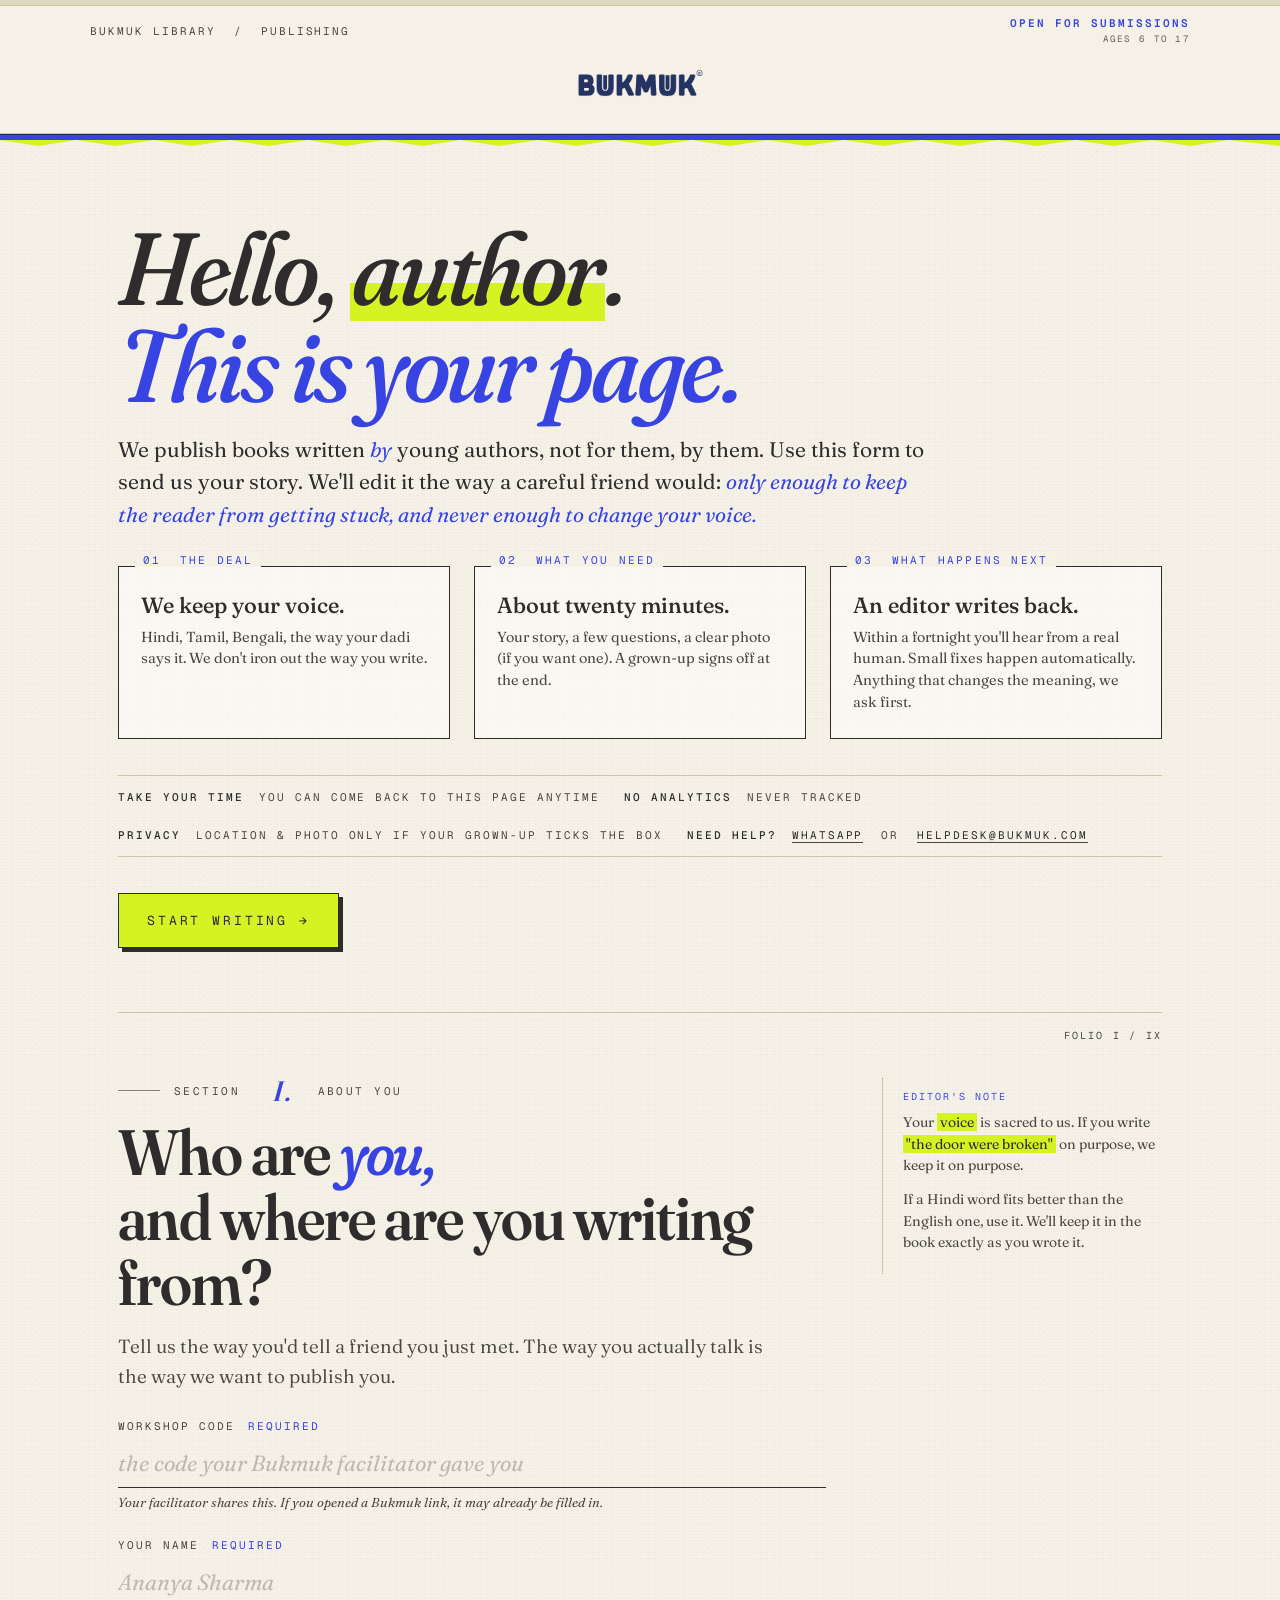
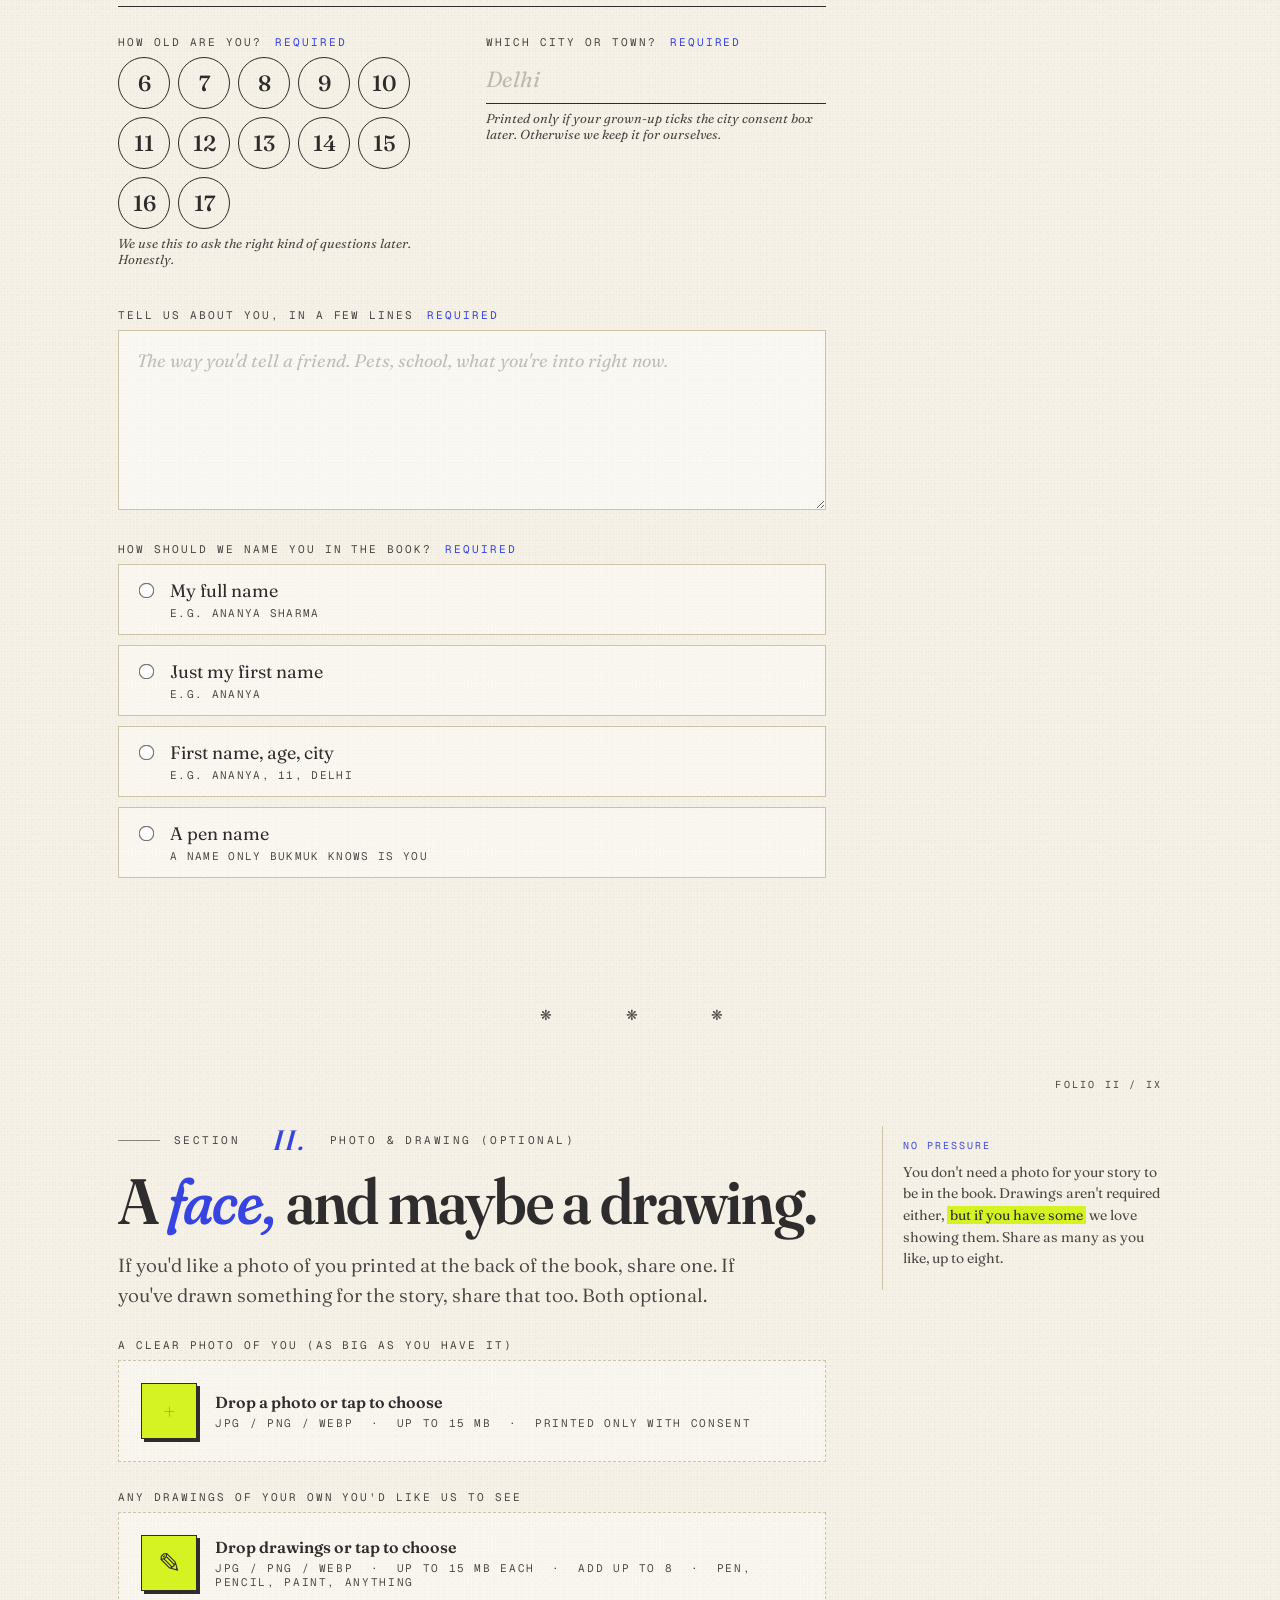
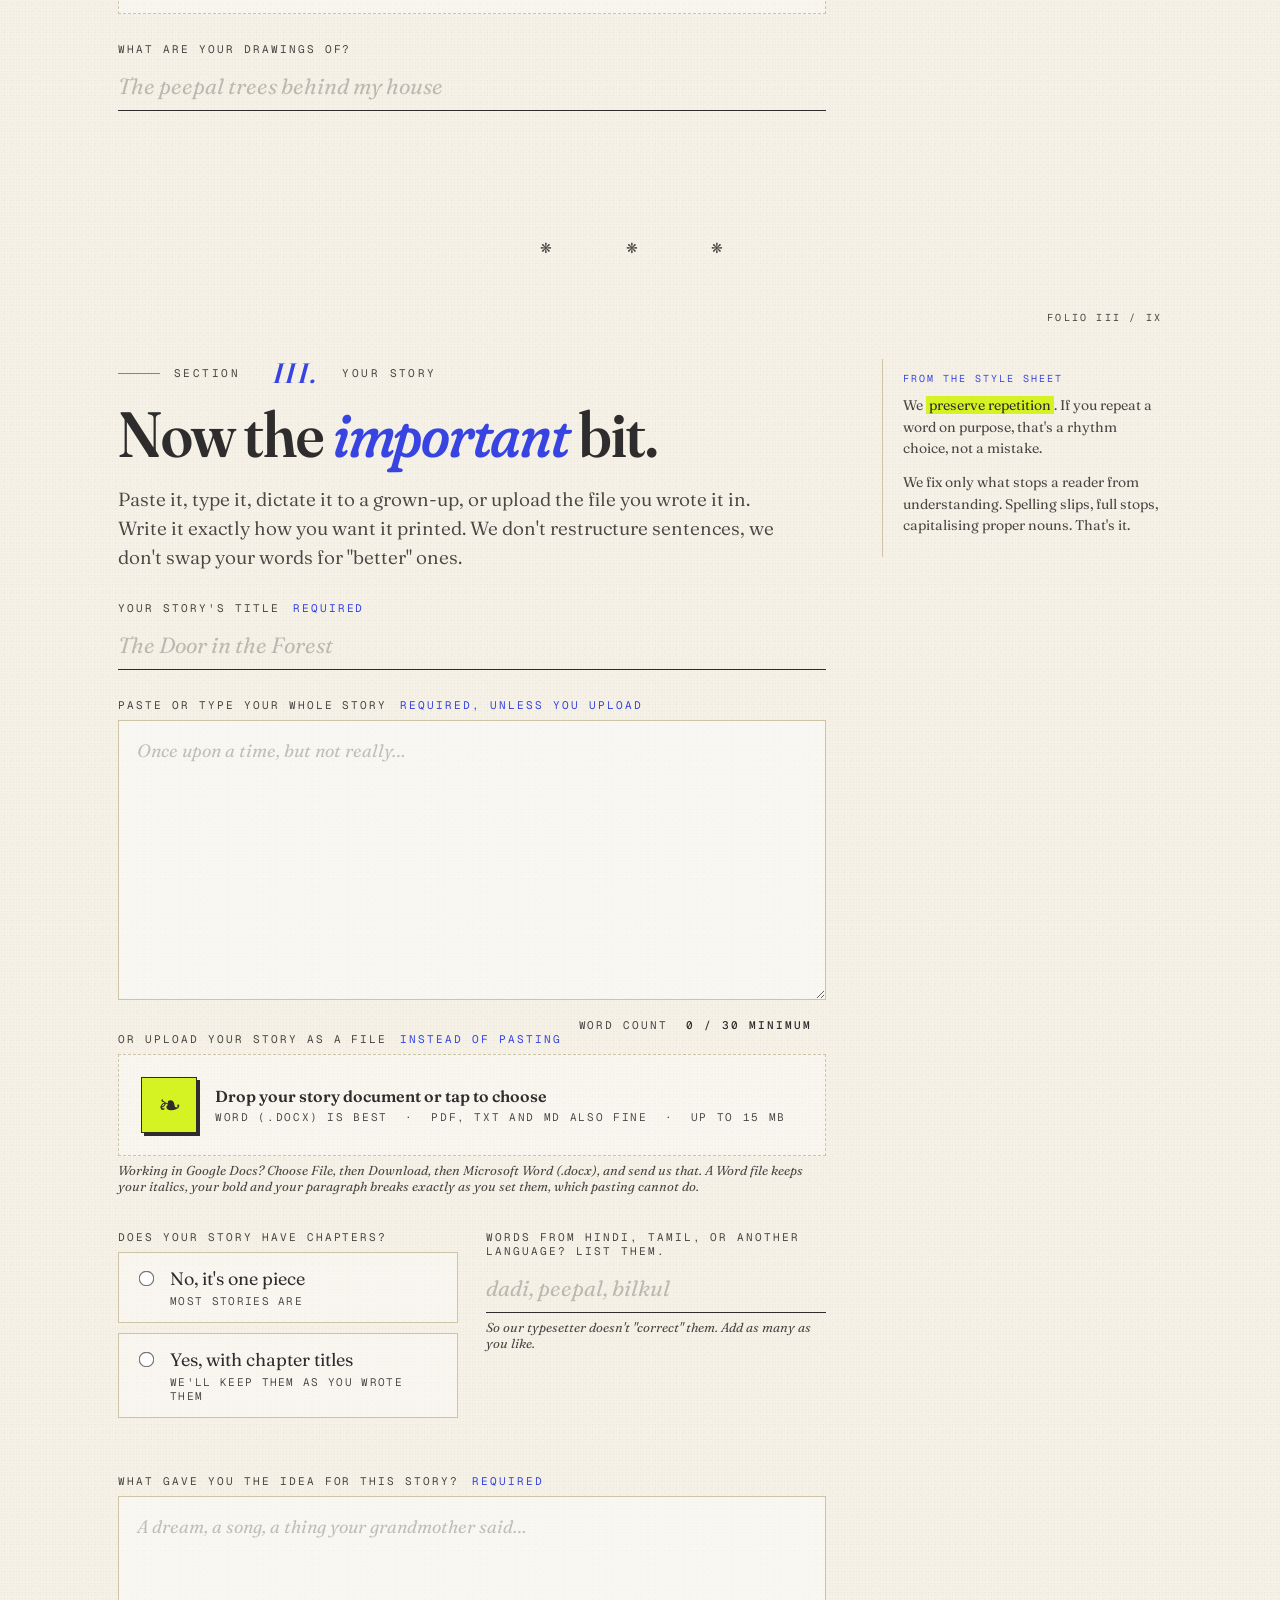
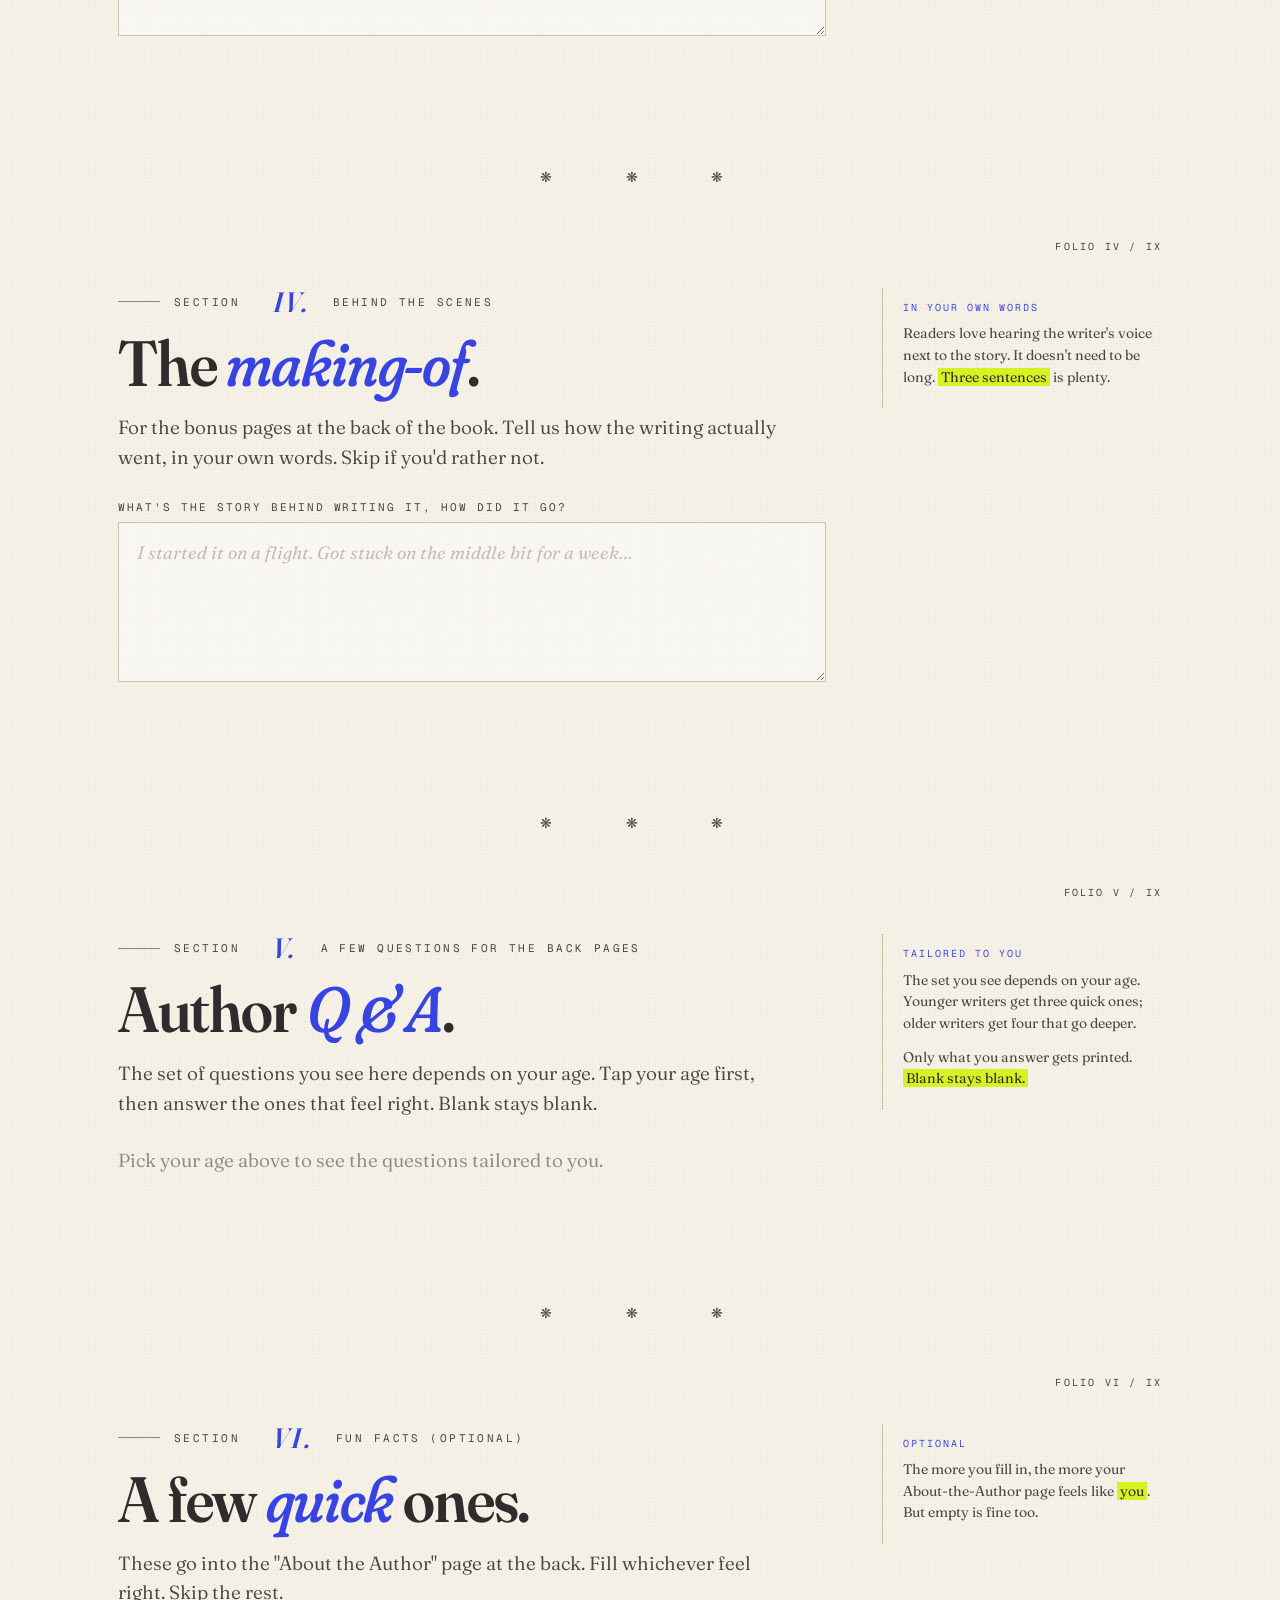
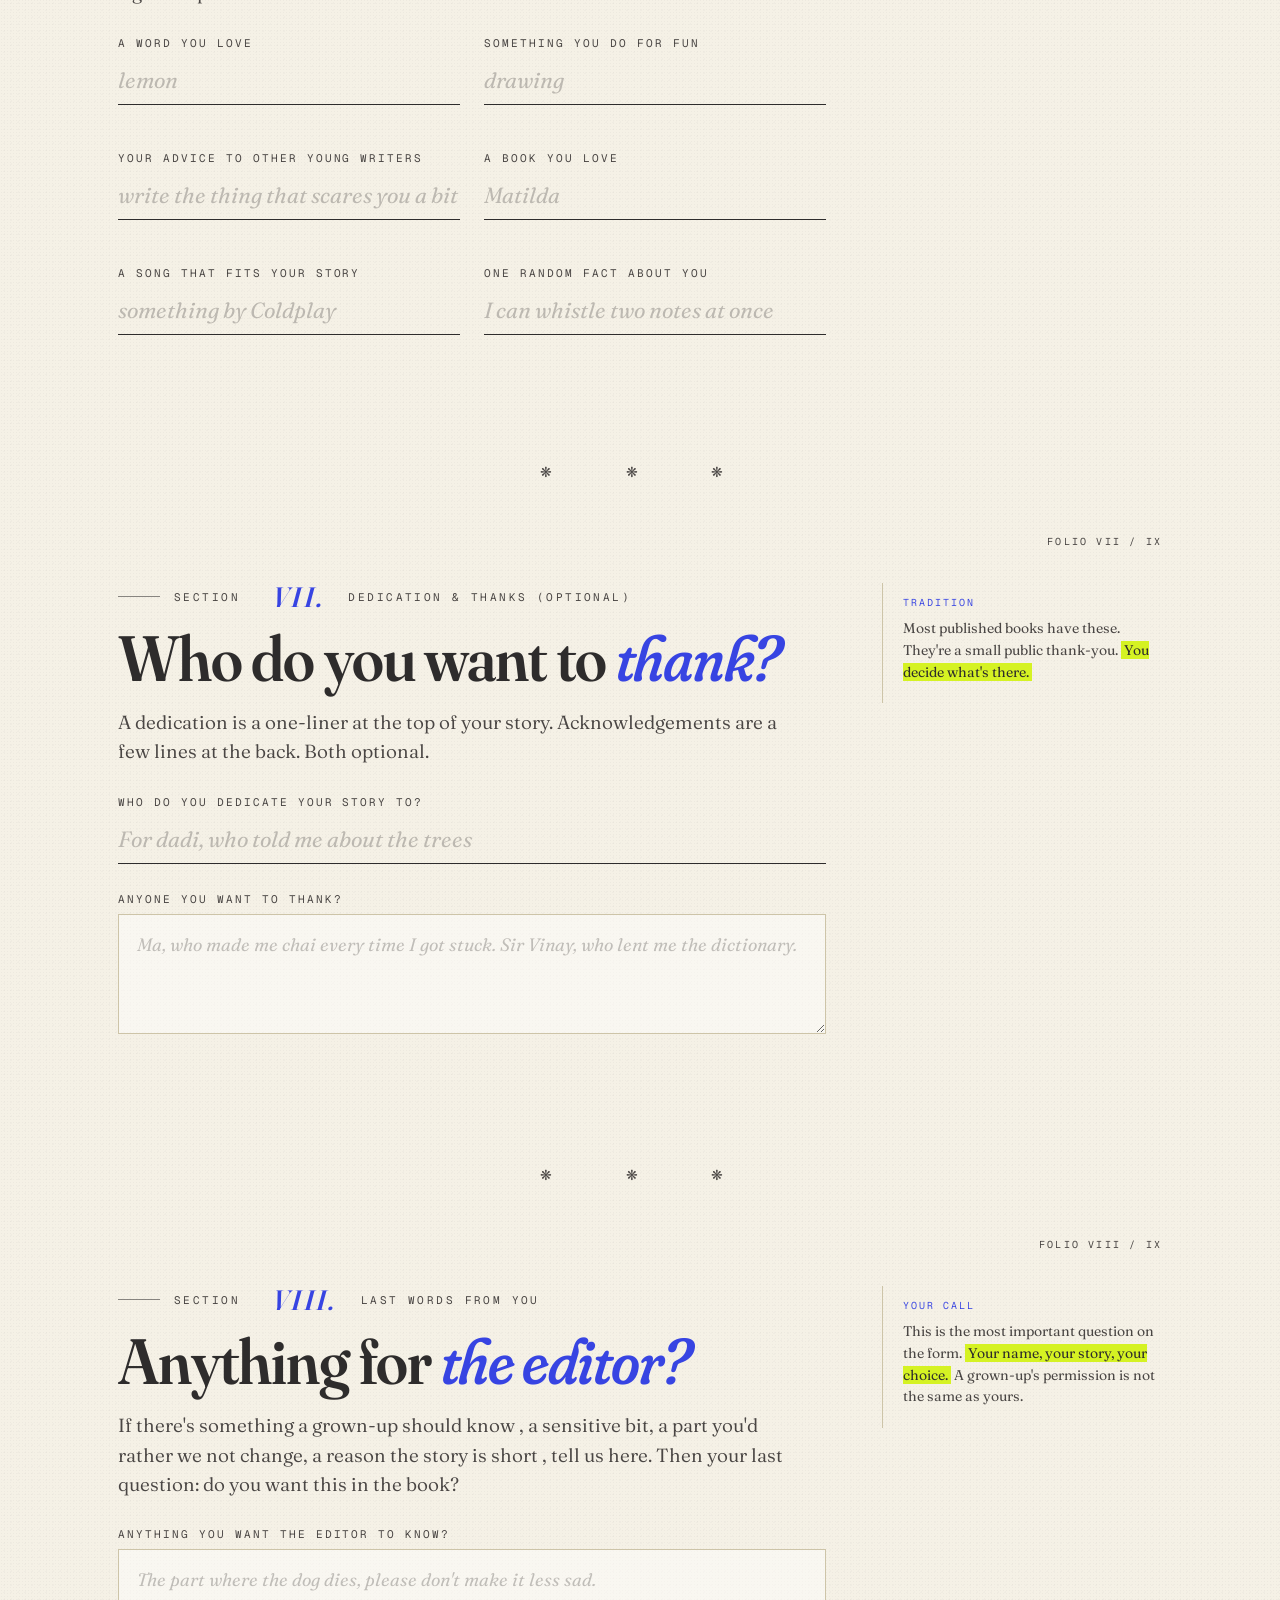
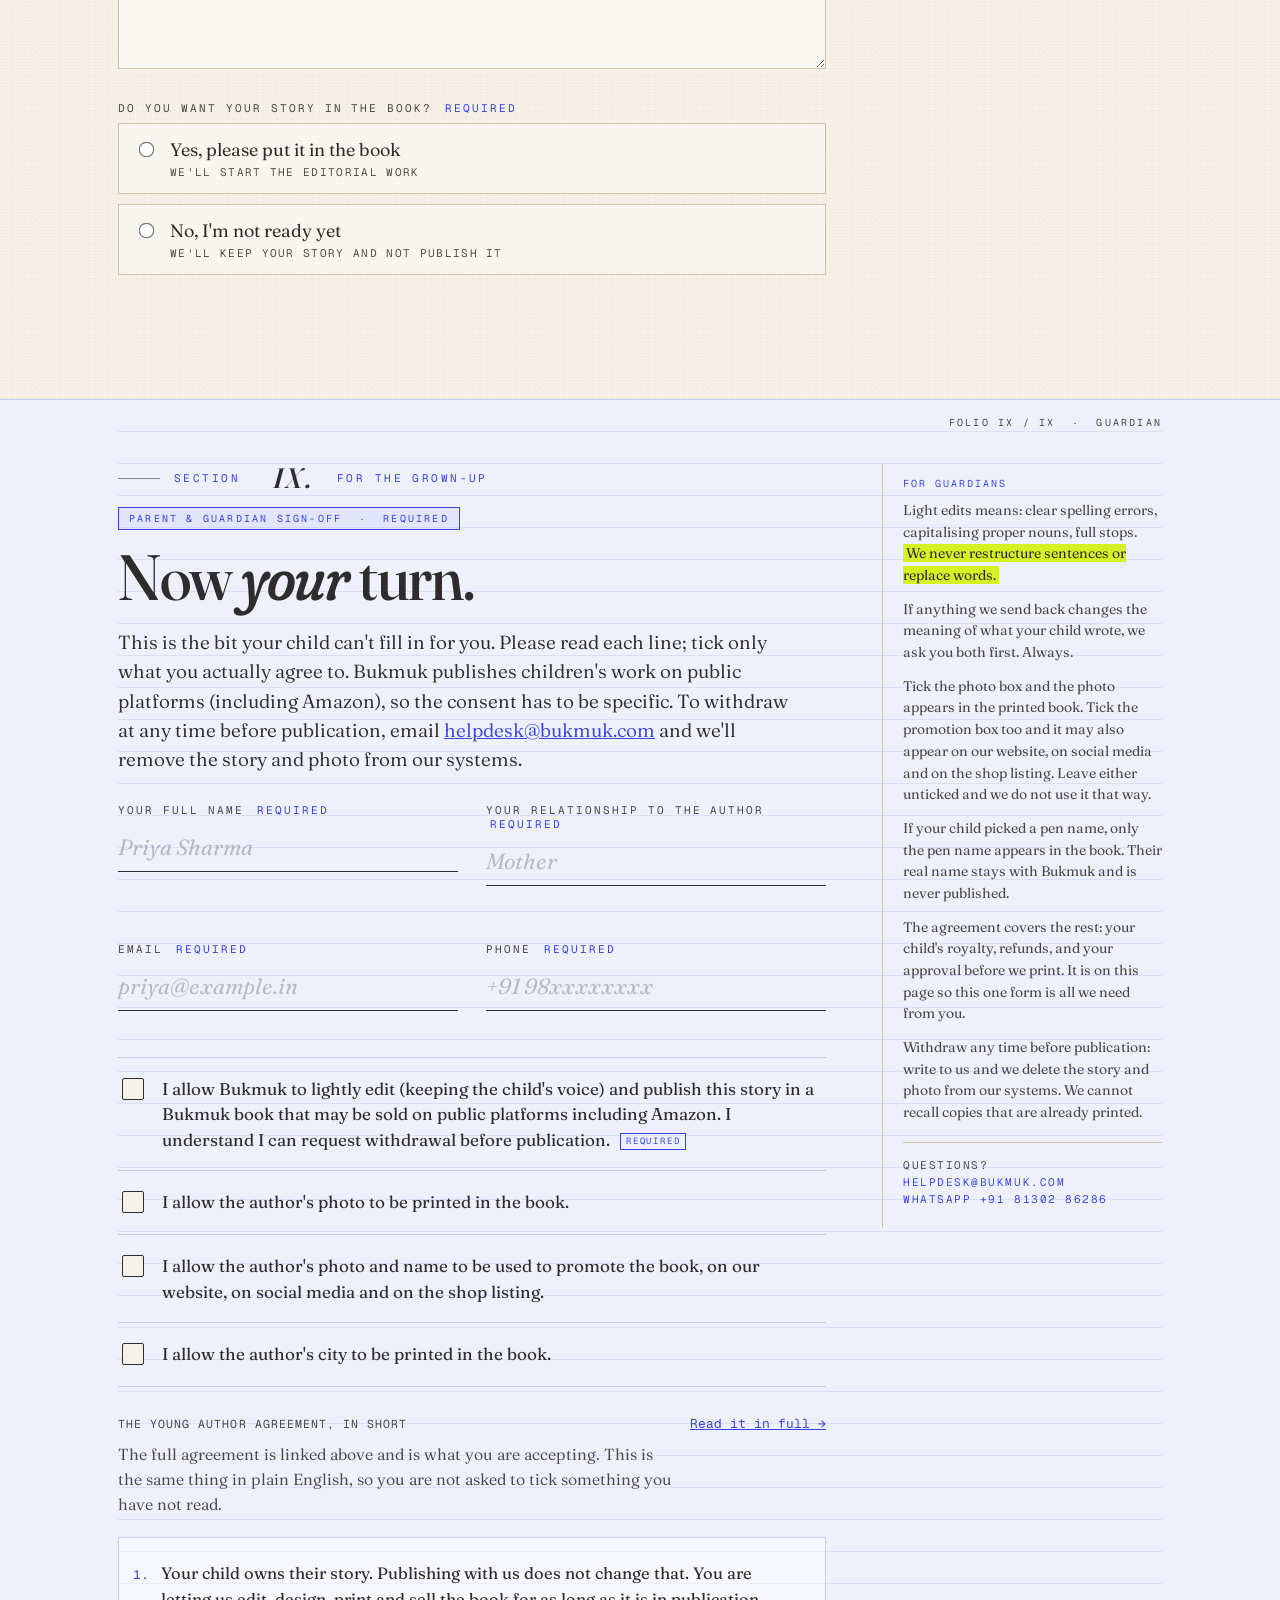
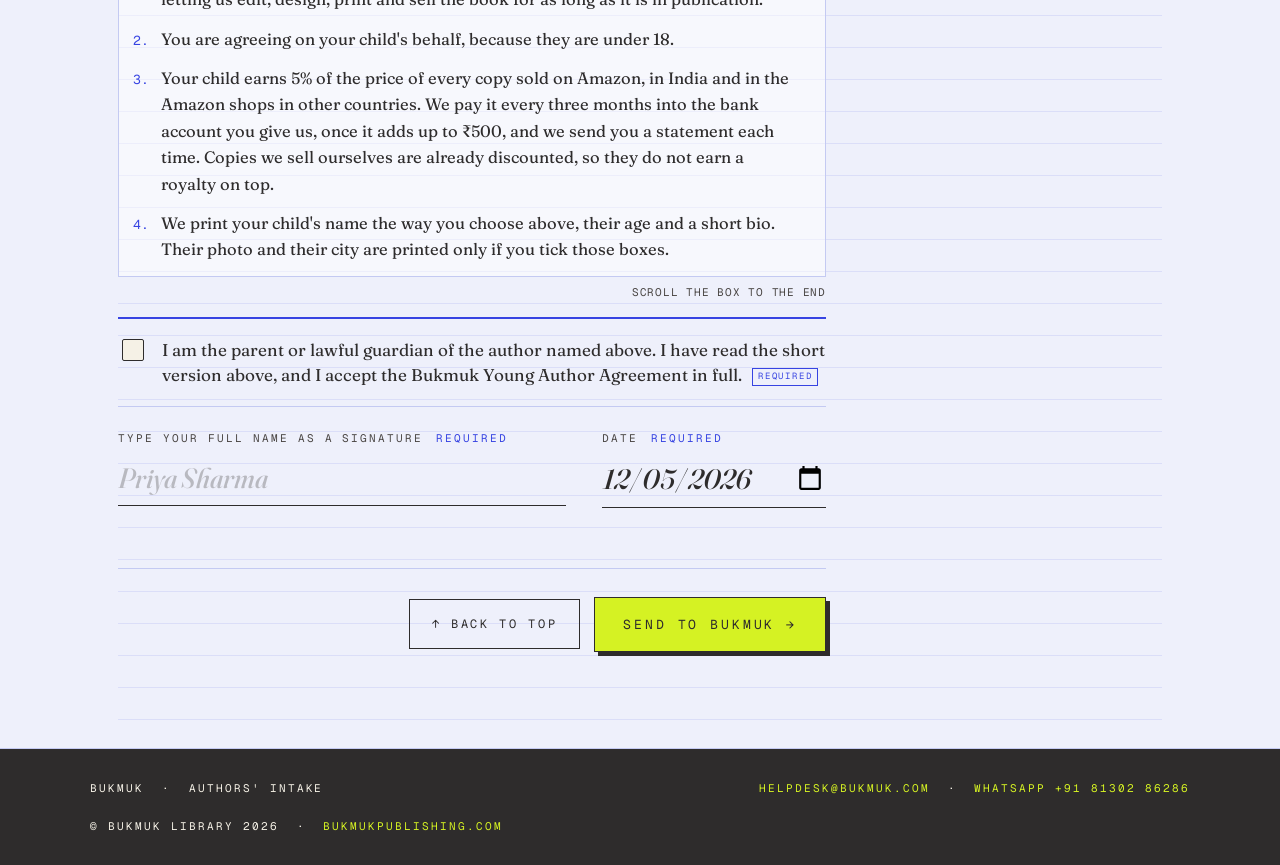
<file: index.html>
<!doctype html>
<html lang="en">
<head>
<meta charset="utf-8">
<meta name="viewport" content="width=device-width, initial-scale=1">
<title>Send Bukmuk your story · Authors' Intake</title>
<meta name="description" content="Bukmuk Publishing's authors' intake form. Children aged 6 to 17 can send us their story. Light edits only; your voice is preserved.">
<meta name="robots" content="noindex">
<link rel="icon" href="/assets/bukmuk-logo.png">
<link rel="preconnect" href="https://fonts.googleapis.com">
<link rel="preconnect" href="https://fonts.gstatic.com" crossorigin>
<link href="https://fonts.googleapis.com/css2?family=Fraunces:ital,opsz,wght,SOFT,WONK@0,9..144,300..900,0..100,0..1;1,9..144,300..900,0..100,0..1&family=Geist+Mono:wght@400;500;600&display=swap" rel="stylesheet">
<link rel="stylesheet" href="/styles.css?v=20260911-attention">
</head>
<body>

<a class="sr-only" href="#start">Skip to form</a>

<div class="progress" aria-hidden="true"><div class="progress-fill" id="progressFill"></div></div>

<!-- ─── Masthead ──────────────────────────────────────────────────────── -->
<header class="masthead">
  <div class="masthead-row">
    <div class="masthead-meta-left">
      Bukmuk Library &nbsp;/&nbsp; Publishing
    </div>
    <div class="masthead-meta-right">
      <span class="masthead-tag">Open for submissions</span>
      <small>Ages 6 to 17</small>
    </div>
  </div>
  <div class="logo-wrap">
    <img src="/assets/bukmuk-logo.png" alt="Bukmuk">
  </div>
</header>
<div class="masthead-rule" aria-hidden="true"></div>

<!-- ─── Welcome ────────────────────────────────────────────────────────── -->
<section class="sheet welcome-section">
  <div class="welcome">
    <p class="hello">Hello, <u>author</u>.<br><span style="color:var(--blue)"><em>This is your page.</em></span></p>
    <p class="standfirst">
      We publish books written <em>by</em> young authors, not for them, by them. Use this form to send us your story. We'll edit it the way a careful friend would: <em>only enough to keep the reader from getting stuck, and never enough to change your voice.</em>
    </p>
    <div class="pact">
      <div class="card">
        <span class="n">01 &nbsp;The deal</span>
        <h3>We keep your voice.</h3>
        <p>Hindi, Tamil, Bengali, the way your dadi says it. We don't iron out the way you write.</p>
      </div>
      <div class="card">
        <span class="n">02 &nbsp;What you need</span>
        <h3>About twenty minutes.</h3>
        <p>Your story, a few questions, a clear photo (if you want one). A grown-up signs off at the end.</p>
      </div>
      <div class="card">
        <span class="n">03 &nbsp;What happens next</span>
        <h3>An editor writes back.</h3>
        <p>Within a fortnight you'll hear from a real human. Small fixes happen automatically. Anything that changes the meaning, we ask first.</p>
      </div>
    </div>
    <div class="meta-row">
      <span><b>Take your time</b> you can come back to this page anytime</span>
      <span><b>No analytics</b> never tracked</span>
      <span><b>Privacy</b> location &amp; photo only if your grown-up ticks the box</span>
      <span><b>Need help?</b>
        <a href="https://wa.me/918130286286?text=Hi%20Bukmuk%2C%20about%20the%20authors%27%20intake%20form" target="_blank" rel="noopener" style="color:var(--ink); border-bottom:1px solid var(--ink-soft); text-decoration:none">WhatsApp</a>
        &nbsp;or&nbsp;
        <a href="mailto:helpdesk@bukmuk.com" style="color:var(--ink); border-bottom:1px solid var(--ink-soft); text-decoration:none">helpdesk@bukmuk.com</a>
      </span>
    </div>
    <button class="btn primary" type="button" id="startBtn">Start writing →</button>
  </div>
</section>

<!-- ─── The form ───────────────────────────────────────────────────────── -->
<form id="intakeForm" class="form-shell" novalidate>

  <!-- honeypot: bots fill this, humans don't see it -->
  <div class="hp" aria-hidden="true">
    <label>Leave this field empty <input type="text" name="website" tabindex="-1" autocomplete="off"></label>
  </div>

  <!-- I. About you ─────────────────────────────────────────────────────── -->
  <section class="sheet" id="start">
    <article class="frame">
      <span class="folio-corner">Folio i / ix</span>
      <div>
        <div class="folio">Section &nbsp;<span class="roman">I.</span> About you</div>
        <h1 class="section-title">Who are <em>you,</em><br>and where are you writing from?</h1>
        <p class="lede">Tell us the way you'd tell a friend you just met. The way you actually talk is the way we want to publish you.</p>

        <div class="field" data-required>
          <label class="cap" for="workshopCode">Workshop code <span class="req">required</span></label>
          <input class="input" id="workshopCode" name="workshopCode" type="text" required autocomplete="off" placeholder="the code your Bukmuk facilitator gave you">
          <p class="hint">Your facilitator shares this. If you opened a Bukmuk link, it may already be filled in.</p>
          <div class="field-error">Please enter the workshop code your facilitator gave you.</div>
        </div>

        <div class="field" data-required>
          <label class="cap" for="authorName">Your name <span class="req">required</span></label>
          <input class="input" id="authorName" name="authorName" type="text" required autocomplete="given-name" placeholder="Ananya Sharma">
          <div class="field-error">We need a name to publish under.</div>
        </div>

        <div class="row2">
          <div class="field" data-required>
            <label class="cap" id="ageLabel">How old are you? <span class="req">required</span></label>
            <div class="agewheel" role="radiogroup" aria-labelledby="ageLabel">
              <input id="age6" type="radio" name="authorAge" value="6" required><label for="age6">6</label>
              <input id="age7" type="radio" name="authorAge" value="7"><label for="age7">7</label>
              <input id="age8" type="radio" name="authorAge" value="8"><label for="age8">8</label>
              <input id="age9" type="radio" name="authorAge" value="9"><label for="age9">9</label>
              <input id="age10" type="radio" name="authorAge" value="10"><label for="age10">10</label>
              <input id="age11" type="radio" name="authorAge" value="11"><label for="age11">11</label>
              <input id="age12" type="radio" name="authorAge" value="12"><label for="age12">12</label>
              <input id="age13" type="radio" name="authorAge" value="13"><label for="age13">13</label>
              <input id="age14" type="radio" name="authorAge" value="14"><label for="age14">14</label>
              <input id="age15" type="radio" name="authorAge" value="15"><label for="age15">15</label>
              <input id="age16" type="radio" name="authorAge" value="16"><label for="age16">16</label>
              <input id="age17" type="radio" name="authorAge" value="17"><label for="age17">17</label>
            </div>
            <p class="hint">We use this to ask the right kind of questions later. Honestly.</p>
            <div class="field-error">Tap your age.</div>
          </div>

          <div class="field" data-required>
            <label class="cap" for="authorLocation">Which city or town? <span class="req">required</span></label>
            <input class="input" id="authorLocation" name="authorLocation" type="text" autocomplete="address-level2" placeholder="Delhi">
            <p class="hint">Printed only if your grown-up ticks the city consent box later. Otherwise we keep it for ourselves.</p>
            <div class="field-error">Just the city or town is fine.</div>
          </div>
        </div>

        <div class="field" data-required>
          <label class="cap" for="authorBio">Tell us about you, in a few lines <span class="req">required</span></label>
          <div class="textwrap">
            <textarea class="textarea" id="authorBio" name="authorBio" required placeholder="The way you'd tell a friend. Pets, school, what you're into right now." spellcheck="false"></textarea>
          </div>
          <div class="field-error">A few lines about you, please.</div>
        </div>

        <div class="field" data-required>
          <label class="cap">How should we name you in the book? <span class="req">required</span></label>
          <div class="radios" role="radiogroup">
            <label><input type="radio" name="creditAs" value="full" required><span><b>My full name</b><span class="sub" data-credit-example="full">e.g. Ananya Sharma</span></span></label>
            <label><input type="radio" name="creditAs" value="first-only"><span><b>Just my first name</b><span class="sub" data-credit-example="first-only">e.g. Ananya</span></span></label>
            <label><input type="radio" name="creditAs" value="first-age-city"><span><b>First name, age, city</b><span class="sub" data-credit-example="first-age-city">e.g. Ananya, 11, Delhi</span></span></label>
            <label><input type="radio" name="creditAs" value="pen"><span><b>A pen name</b><span class="sub">a name only Bukmuk knows is you</span></span></label>
          </div>
          <div class="field-error">Choose how you'd like your name to appear.</div>
        </div>

        <div class="conditional" id="penNameWrap">
          <div class="field" data-required-if="creditAs=pen">
            <label class="cap" for="penName">Your pen name <span class="req">required</span></label>
            <input class="input" id="penName" name="penName" type="text" placeholder="Moonbeam Mehta">
            <p class="hint">The name that will appear on the cover. You can change it later if you want. Your real name stays with Bukmuk only, never published.</p>
            <div class="field-error">Pen name can't be empty if you picked one.</div>
          </div>
        </div>
      </div>

      <aside class="marginalia">
        <span class="tag">Editor's note</span>
        <p>Your <em>voice</em> is sacred to us. If you write <em>"the door were broken"</em> on purpose, we keep it on purpose.</p>
        <p>If a Hindi word fits better than the English one, use it. We'll keep it in the book exactly as you wrote it.</p>
      </aside>
    </article>
  </section>

  <!-- II. Photo & artwork (optional) ───────────────────────────────────── -->
  <section class="sheet">
    <div class="scene">❋ &nbsp; ❋ &nbsp; ❋</div>
    <article class="frame">
      <span class="folio-corner">Folio ii / ix</span>
      <div>
        <div class="folio">Section &nbsp;<span class="roman">II.</span> Photo &amp; drawing (optional)</div>
        <h1 class="section-title">A <em>face,</em> and maybe a drawing.</h1>
        <p class="lede">If you'd like a photo of you printed at the back of the book, share one. If you've drawn something for the story, share that too. Both optional.</p>

        <div class="field">
          <label class="cap">A clear photo of you (as big as you have it)</label>
          <label class="drop" for="authorPhoto" id="authorPhotoDrop">
            <div class="icon" data-icon="+">+</div>
            <div class="copy" data-copy>
              <b>Drop a photo or tap to choose</b>
              <span class="meta">JPG / PNG / WEBP &nbsp;·&nbsp; Up to 15 MB &nbsp;·&nbsp; Printed only with consent</span>
            </div>
            <input type="file" id="authorPhoto" name="authorPhoto" accept="image/jpeg,image/png,image/webp">
          </label>
        </div>

        <div class="field">
          <label class="cap">Any drawings of your own you'd like us to see</label>
          <label class="drop" for="authorArtwork" id="authorArtworkDrop">
            <div class="icon" data-icon="✎">✎</div>
            <div class="copy" data-copy>
              <b>Drop drawings or tap to choose</b>
              <span class="meta">JPG / PNG / WEBP &nbsp;·&nbsp; Up to 15 MB each &nbsp;·&nbsp; Add up to 8 &nbsp;·&nbsp; Pen, pencil, paint, anything</span>
            </div>
            <input type="file" id="authorArtwork" name="authorArtwork" accept="image/jpeg,image/png,image/webp" multiple>
          </label>
          <ul class="filelist" id="authorArtworkList" hidden></ul>
        </div>

        <div class="field">
          <label class="cap" for="artworkCaption">What are your drawings of?</label>
          <input class="input" id="artworkCaption" name="artworkCaption" type="text" placeholder="The peepal trees behind my house">
        </div>
      </div>

      <aside class="marginalia">
        <span class="tag">No pressure</span>
        <p>You don't need a photo for your story to be in the book. Drawings aren't required either, <em>but if you have some</em> we love showing them. Share as many as you like, up to eight.</p>
      </aside>
    </article>
  </section>

  <!-- III. Your story ──────────────────────────────────────────────────── -->
  <section class="sheet">
    <div class="scene">❋ &nbsp; ❋ &nbsp; ❋</div>
    <article class="frame">
      <span class="folio-corner">Folio iii / ix</span>
      <div>
        <div class="folio">Section &nbsp;<span class="roman">III.</span> Your story</div>
        <h1 class="section-title">Now the <em>important</em> bit.</h1>
        <p class="lede">Paste it, type it, dictate it to a grown-up, or upload the file you wrote it in. Write it exactly how you want it printed. We don't restructure sentences, we don't swap your words for "better" ones.</p>

        <div class="field" data-required>
          <label class="cap" for="storyTitle">Your story's title <span class="req">required</span></label>
          <input class="input" id="storyTitle" name="storyTitle" type="text" required placeholder="The Door in the Forest">
          <div class="field-error">Even a working title is fine.</div>
        </div>

        <div class="field" data-required data-required-group="story">
          <label class="cap" for="story">Paste or type your whole story <span class="req">required, unless you upload</span></label>
          <div class="textwrap">
            <textarea class="textarea story" id="story" name="story" spellcheck="false" placeholder="Once upon a time, but not really…"></textarea>
            <div class="counter" id="storyCounter">Word count &nbsp;<b><span id="storyCount">0</span> / 30 minimum</b></div>
          </div>
          <div class="field-error">Your story needs at least 30 words, or attach it as a file below.</div>
        </div>

        <!-- The other way in. A pasted story loses its italics, its bold and
             the blank lines between scenes; the file keeps all three, so this
             is the better path when the story already exists as a document. -->
        <div class="field" id="storyFileField">
          <label class="cap" for="storyFile">Or upload your story as a file <span class="req">instead of pasting</span></label>
          <label class="drop" for="storyFile" id="storyFileDrop">
            <div class="icon" data-icon="❧">❧</div>
            <div class="copy" data-copy>
              <b>Drop your story document or tap to choose</b>
              <span class="meta">Word (.docx) is best &nbsp;·&nbsp; PDF, TXT and MD also fine &nbsp;·&nbsp; Up to 15 MB</span>
            </div>
            <input type="file" id="storyFile" name="storyFile" accept=".docx,.pdf,.txt,.md">
          </label>
          <p class="hint" id="storyFileHint">Working in Google Docs? Choose <b>File</b>, then <b>Download</b>, then <b>Microsoft Word (.docx)</b>, and send us that. A Word file keeps your italics, your bold and your paragraph breaks exactly as you set them, which pasting cannot do.</p>
          <div class="field-error">We could not read that file. Send a .docx, .pdf, .txt or .md.</div>
        </div>

        <div class="row2" style="margin-top:36px">
          <div class="field">
            <label class="cap">Does your story have chapters?</label>
            <div class="radios" role="radiogroup">
              <label><input type="radio" name="hasChapters" value="No"><span><b>No, it's one piece</b><span class="sub">most stories are</span></span></label>
              <label><input type="radio" name="hasChapters" value="Yes"><span><b>Yes, with chapter titles</b><span class="sub">we'll keep them as you wrote them</span></span></label>
            </div>
          </div>

          <div class="field">
            <label class="cap" for="languageNote">Words from Hindi, Tamil, or another language? List them.</label>
            <input class="input" id="languageNote" name="languageNote" type="text" placeholder="dadi, peepal, bilkul">
            <p class="hint">So our typesetter doesn't "correct" them. Add as many as you like.</p>
          </div>
        </div>

        <div class="field" data-required style="margin-top: 28px">
          <label class="cap" for="inspiration">What gave you the idea for this story? <span class="req">required</span></label>
          <div class="textwrap">
            <textarea class="textarea" id="inspiration" name="inspiration" required placeholder="A dream, a song, a thing your grandmother said…" style="min-height:140px"></textarea>
          </div>
          <div class="field-error">One or two lines is enough.</div>
        </div>
      </div>

      <aside class="marginalia">
        <span class="tag">From the style sheet</span>
        <p>We <em>preserve repetition</em>. If you repeat a word on purpose, that's a rhythm choice, not a mistake.</p>
        <p>We fix only what stops a reader from understanding. Spelling slips, full stops, capitalising proper nouns. That's it.</p>
      </aside>
    </article>
  </section>

  <!-- IV. Behind the scenes (freeform) ──────────────────────────────────── -->
  <section class="sheet">
    <div class="scene">❋ &nbsp; ❋ &nbsp; ❋</div>
    <article class="frame">
      <span class="folio-corner">Folio iv / ix</span>
      <div>
        <div class="folio">Section &nbsp;<span class="roman">IV.</span> Behind the scenes</div>
        <h1 class="section-title">The <em>making-of</em>.</h1>
        <p class="lede">For the bonus pages at the back of the book. Tell us how the writing actually went, in your own words. Skip if you'd rather not.</p>

        <div class="field">
          <label class="cap" for="behindTheStory">What's the story behind writing it, how did it go?</label>
          <div class="textwrap">
            <textarea class="textarea" id="behindTheStory" name="behindTheStory" placeholder="I started it on a flight. Got stuck on the middle bit for a week…" style="min-height:160px"></textarea>
          </div>
        </div>
      </div>
      <aside class="marginalia">
        <span class="tag">In your own words</span>
        <p>Readers love hearing the writer's voice next to the story. It doesn't need to be long. <em>Three sentences</em> is plenty.</p>
      </aside>
    </article>
  </section>

  <!-- V. Author Q&A (age-bracketed) ─────────────────────────────────────── -->
  <section class="sheet">
    <div class="scene">❋ &nbsp; ❋ &nbsp; ❋</div>
    <article class="frame">
      <span class="folio-corner">Folio v / ix</span>
      <div>
        <div class="folio">Section &nbsp;<span class="roman">V.</span> A few questions for the back pages</div>
        <h1 class="section-title">Author <em>Q &amp; A</em>.</h1>
        <p class="lede" id="qaIntro">The set of questions you see here depends on your age. Tap your age first, then answer the ones that feel right. Blank stays blank.</p>

        <!-- early bracket (7-9) -->
        <div class="qa-set" data-bracket="early" hidden>
          <div class="field">
            <label class="cap" for="qa_early_1">What is your story about, in your own words?</label>
            <div class="textwrap"><textarea class="textarea" id="qa_early_1" name="qa_early_1" style="min-height:120px"></textarea></div>
          </div>
          <div class="field">
            <label class="cap" for="qa_early_2">Which part was the most fun to write?</label>
            <div class="textwrap"><textarea class="textarea" id="qa_early_2" name="qa_early_2" style="min-height:120px"></textarea></div>
          </div>
          <div class="field">
            <label class="cap" for="qa_early_3">What do you want a reader to feel?</label>
            <div class="textwrap"><textarea class="textarea" id="qa_early_3" name="qa_early_3" style="min-height:120px"></textarea></div>
          </div>
        </div>

        <!-- mid bracket (10-12) -->
        <div class="qa-set" data-bracket="mid" hidden>
          <div class="field">
            <label class="cap" for="qa_mid_1">Where did the idea come from?</label>
            <div class="textwrap"><textarea class="textarea" id="qa_mid_1" name="qa_mid_1" style="min-height:130px"></textarea></div>
          </div>
          <div class="field">
            <label class="cap" for="qa_mid_2">What was the trickiest bit to get right?</label>
            <div class="textwrap"><textarea class="textarea" id="qa_mid_2" name="qa_mid_2" style="min-height:130px"></textarea></div>
          </div>
          <div class="field">
            <label class="cap" for="qa_mid_3">What would you tell another kid who wants to write?</label>
            <div class="textwrap"><textarea class="textarea" id="qa_mid_3" name="qa_mid_3" style="min-height:130px"></textarea></div>
          </div>
          <div class="field">
            <label class="cap" for="qa_mid_4">A favourite line of yours, and why</label>
            <div class="textwrap"><textarea class="textarea" id="qa_mid_4" name="qa_mid_4" style="min-height:130px"></textarea></div>
          </div>
        </div>

        <!-- upper bracket (13-15) -->
        <div class="qa-set" data-bracket="upper" hidden>
          <div class="field">
            <label class="cap" for="qa_up_1">What were you trying to explore with this piece?</label>
            <div class="textwrap"><textarea class="textarea" id="qa_up_1" name="qa_up_1" style="min-height:140px"></textarea></div>
          </div>
          <div class="field">
            <label class="cap" for="qa_up_2">What changed between your first idea and the final story?</label>
            <div class="textwrap"><textarea class="textarea" id="qa_up_2" name="qa_up_2" style="min-height:140px"></textarea></div>
          </div>
          <div class="field">
            <label class="cap" for="qa_up_3">What are you proudest of, what would you still change?</label>
            <div class="textwrap"><textarea class="textarea" id="qa_up_3" name="qa_up_3" style="min-height:140px"></textarea></div>
          </div>
          <div class="field">
            <label class="cap" for="qa_up_4">Advice for a younger writer?</label>
            <div class="textwrap"><textarea class="textarea" id="qa_up_4" name="qa_up_4" style="min-height:140px"></textarea></div>
          </div>
        </div>

        <p class="lede" id="qaPlaceholder" style="opacity:.6">Pick your age above to see the questions tailored to you.</p>
      </div>

      <aside class="marginalia">
        <span class="tag">Tailored to you</span>
        <p>The set you see depends on your age. Younger writers get three quick ones; older writers get four that go deeper.</p>
        <p>Only what you answer gets printed. <em>Blank stays blank.</em></p>
      </aside>
    </article>
  </section>

  <!-- VI. Fun facts (optional) ──────────────────────────────────────────── -->
  <section class="sheet">
    <div class="scene">❋ &nbsp; ❋ &nbsp; ❋</div>
    <article class="frame">
      <span class="folio-corner">Folio vi / ix</span>
      <div>
        <div class="folio">Section &nbsp;<span class="roman">VI.</span> Fun facts (optional)</div>
        <h1 class="section-title">A few <em>quick</em> ones.</h1>
        <p class="lede">These go into the "About the Author" page at the back. Fill whichever feel right. Skip the rest.</p>

        <div class="chips">
          <div class="field">
            <label class="cap" for="funFavouriteWord">A word you love</label>
            <input class="input" id="funFavouriteWord" name="funFavouriteWord" type="text" placeholder="lemon">
          </div>
          <div class="field">
            <label class="cap" for="funHobby">Something you do for fun</label>
            <input class="input" id="funHobby" name="funHobby" type="text" placeholder="drawing">
          </div>
          <div class="field">
            <label class="cap" for="funAdvice">Your advice to other young writers</label>
            <input class="input" id="funAdvice" name="funAdvice" type="text" placeholder="write the thing that scares you a bit">
          </div>
          <div class="field">
            <label class="cap" for="funFavouriteBook">A book you love</label>
            <input class="input" id="funFavouriteBook" name="funFavouriteBook" type="text" placeholder="Matilda">
          </div>
          <div class="field">
            <label class="cap" for="funThemeSong">A song that fits your story</label>
            <input class="input" id="funThemeSong" name="funThemeSong" type="text" placeholder="something by Coldplay">
          </div>
          <div class="field">
            <label class="cap" for="funRandomFact">One random fact about you</label>
            <input class="input" id="funRandomFact" name="funRandomFact" type="text" placeholder="I can whistle two notes at once">
          </div>
        </div>
      </div>
      <aside class="marginalia">
        <span class="tag">Optional</span>
        <p>The more you fill in, the more your About-the-Author page feels like <em>you</em>. But empty is fine too.</p>
      </aside>
    </article>
  </section>

  <!-- VII. Dedication & acknowledgements (optional) ─────────────────────── -->
  <section class="sheet">
    <div class="scene">❋ &nbsp; ❋ &nbsp; ❋</div>
    <article class="frame">
      <span class="folio-corner">Folio vii / ix</span>
      <div>
        <div class="folio">Section &nbsp;<span class="roman">VII.</span> Dedication &amp; thanks (optional)</div>
        <h1 class="section-title">Who do you want to <em>thank?</em></h1>
        <p class="lede">A dedication is a one-liner at the top of your story. Acknowledgements are a few lines at the back. Both optional.</p>

        <div class="field">
          <label class="cap" for="dedication">Who do you dedicate your story to?</label>
          <input class="input" id="dedication" name="dedication" type="text" placeholder="For dadi, who told me about the trees">
        </div>
        <div class="field">
          <label class="cap" for="acknowledgements">Anyone you want to thank?</label>
          <div class="textwrap">
            <textarea class="textarea" id="acknowledgements" name="acknowledgements" placeholder="Ma, who made me chai every time I got stuck. Sir Vinay, who lent me the dictionary." style="min-height:120px"></textarea>
          </div>
        </div>
      </div>
      <aside class="marginalia">
        <span class="tag">Tradition</span>
        <p>Most published books have these. They're a small public thank-you. <em>You decide what's there.</em></p>
      </aside>
    </article>
  </section>

  <!-- VIII. Editor note + child assent ──────────────────────────────────── -->
  <section class="sheet">
    <div class="scene">❋ &nbsp; ❋ &nbsp; ❋</div>
    <article class="frame">
      <span class="folio-corner">Folio viii / ix</span>
      <div>
        <div class="folio">Section &nbsp;<span class="roman">VIII.</span> Last words from you</div>
        <h1 class="section-title">Anything for <em>the editor?</em></h1>
        <p class="lede">If there's something a grown-up should know , a sensitive bit, a part you'd rather we not change, a reason the story is short , tell us here. Then your last question: do you want this in the book?</p>

        <div class="field">
          <label class="cap" for="editorNote">Anything you want the editor to know?</label>
          <div class="textwrap">
            <textarea class="textarea" id="editorNote" name="editorNote" placeholder="The part where the dog dies, please don't make it less sad." style="min-height:120px"></textarea>
          </div>
        </div>

        <div class="field" data-required>
          <label class="cap">Do you want your story in the book? <span class="req">required</span></label>
          <div class="radios" role="radiogroup">
            <label><input type="radio" name="childAssent" value="Yes" required><span><b>Yes, please put it in the book</b><span class="sub">we'll start the editorial work</span></span></label>
            <label><input type="radio" name="childAssent" value="No"><span><b>No, I'm not ready yet</b><span class="sub">we'll keep your story and not publish it</span></span></label>
          </div>
          <div class="field-error">Pick one, it's your call.</div>
        </div>
      </div>
      <aside class="marginalia">
        <span class="tag">Your call</span>
        <p>This is the most important question on the form. <em>Your name, your story, your choice.</em> A grown-up's permission is not the same as yours.</p>
      </aside>
    </article>
  </section>

</form>

<!-- IX. Grown-up consent (register shift) ──────────────────────────────── -->
<div class="guardian-wrap form-shell-guardian">
  <div class="sheet">
    <article class="frame ledger">
      <span class="folio-corner">Folio ix / ix &nbsp;·&nbsp; Guardian</span>
      <div>
        <div class="folio" style="color:var(--blue)">Section &nbsp;<span class="roman" style="color:var(--ink)">IX.</span> For the grown-up</div>
        <span class="ledger-stamp">Parent &amp; guardian sign-off &nbsp;·&nbsp; required</span>
        <h1 class="section-title">Now <em>your</em> turn.</h1>
        <p class="lede" style="color:var(--ink)">
          This is the bit your child can't fill in for you. Please read each line; tick only what you actually agree to. Bukmuk publishes children's work on public platforms (including Amazon), so the consent has to be specific. To withdraw at any time before publication, email <a href="mailto:helpdesk@bukmuk.com" style="color:var(--blue)">helpdesk@bukmuk.com</a> and we'll remove the story and photo from our systems.
        </p>

        <form id="guardianForm" novalidate>
          <div class="row2">
            <div class="field" data-required>
              <label class="cap" for="guardianName">Your full name <span class="req">required</span></label>
              <input class="input" id="guardianName" name="guardianName" type="text" required autocomplete="name" placeholder="Priya Sharma">
              <div class="field-error">Your full name, please.</div>
            </div>
            <div class="field" data-required>
              <label class="cap" for="guardianRelation">Your relationship to the author <span class="req">required</span></label>
              <input class="input" id="guardianRelation" name="guardianRelation" type="text" required placeholder="Mother">
              <div class="field-error">Mother, father, guardian, etc.</div>
            </div>
            <div class="field" data-required>
              <label class="cap" for="guardianEmail">Email <span class="req">required</span></label>
              <input class="input" id="guardianEmail" name="guardianEmail" type="email" required autocomplete="email" placeholder="priya@example.in">
              <div class="field-error">A valid email so we can write back.</div>
            </div>
            <div class="field" data-required>
              <label class="cap" for="guardianPhone">Phone <span class="req">required</span></label>
              <input class="input" id="guardianPhone" name="guardianPhone" type="tel" required autocomplete="tel" placeholder="+91 98xxxxxxxx">
              <div class="field-error">Phone number, please.</div>
            </div>
          </div>

          <div class="consent" style="margin-top: 18px">
            <label data-attention-name="The tick allowing us to publish the story">
              <input type="checkbox" name="consentPublish" required>
              <span>
                <span data-clause="consentPublish">I allow Bukmuk to lightly edit (keeping the child's voice) and publish this story in a Bukmuk book that may be sold on public platforms including Amazon. I understand I can request withdrawal before publication.</span>
                <span class="req-tag">required</span>
              </span>
            </label>
            <label>
              <input type="checkbox" name="consentPhoto">
              <span>I allow the author's photo to be printed in the book.</span>
            </label>
            <label>
              <input type="checkbox" name="consentPromo">
              <span data-clause="consentPromo">I allow the author's photo and name to be used to promote the book, on our website, on social media and on the shop listing.</span>
            </label>
            <label>
              <input type="checkbox" name="consentLocation">
              <span>I allow the author's city to be printed in the book.</span>
            </label>
          </div>

          <!-- ── The Young Author Agreement ─────────────────────────────────
               On this form since 2026-09-11, so a family signs ONE form and is
               never sent the consent form as a second. The terms are filled
               from consent-clauses.js, the single source of truth; intake.js
               refuses to send if that file did not load, because a tick on
               terms nobody was shown is not an acceptance. -->
          <div class="terms-head">
            <span>The Young Author Agreement, in short</span>
            <a href="https://bukmukpublishing.com/agreement" data-agreement-link target="_blank" rel="noopener">Read it in full →</a>
          </div>
          <p class="lede" style="font-size:16px; margin:10px 0 0; color:var(--ink-soft)">
            The full agreement is linked above and is what you are accepting. This is the same thing in plain English, so you are not asked to tick something you have not read.
          </p>
          <div class="terms">
            <ol data-clause-list></ol>
          </div>
          <p class="scrollhint" id="scrollHint">Scroll the box to the end</p>

          <div class="consent commercial" style="margin-top:18px">
            <label data-attention-name="The Young Author Agreement tick">
              <input type="checkbox" name="agreementAccepted" required>
              <span>
                <span data-clause="agreementAccepted">I am the parent or lawful guardian of the author named above. I have read the short version above, and I accept the Bukmuk Young Author Agreement in full.</span>
                <span class="req-tag">required</span>
              </span>
            </label>
          </div>

          <div class="sig-row">
            <div class="field" data-required>
              <label class="cap" for="guardianSignature">Type your full name as a signature <span class="req">required</span></label>
              <input class="input" id="guardianSignature" name="guardianSignature" type="text" required placeholder="Priya Sharma">
              <div class="field-error">A typed signature matters legally; please type your name.</div>
            </div>
            <div class="field" data-required>
              <label class="cap" for="consentDate">Date <span class="req">required</span></label>
              <input class="input" id="consentDate" name="consentDate" type="date" required>
              <div class="field-error">Today's date.</div>
            </div>
          </div>

          <div class="actions" style="justify-content: flex-end">
            <div style="display:flex; gap:14px; align-items:center; flex-wrap:wrap">
              <button class="btn" type="button" id="topBtn">↑ Back to top</button>
              <button class="btn primary" type="submit" id="submitBtn">Send to Bukmuk →</button>
            </div>
          </div>

          <div class="field-error" id="submitError" style="margin-top: 14px"></div>
        </form>
      </div>

      <aside class="marginalia">
        <span class="tag">For guardians</span>
        <p>Light edits means: clear spelling errors, capitalising proper nouns, full stops. <em>We never restructure sentences or replace words.</em></p>
        <p>If anything we send back changes the meaning of what your child wrote, we ask you both first. Always.</p>
        <p>Tick the photo box and the photo appears in the printed book. Tick the promotion box too and it may also appear on our website, on social media and on the shop listing. Leave either unticked and we do not use it that way.</p>
        <p>If your child picked a pen name, only the pen name appears in the book. Their real name stays with Bukmuk and is never published.</p>
        <p>The agreement covers the rest: your child's royalty, refunds, and your approval before we print. It is on this page so this one form is all we need from you.</p>
        <p>Withdraw any time before publication: write to us and we delete the story and photo from our systems. We cannot recall copies that are already printed.</p>
        <p class="editor-contact">Questions?<br>
          <a href="mailto:helpdesk@bukmuk.com" style="color:var(--blue); text-decoration:none">helpdesk@bukmuk.com</a><br>
          <a href="https://wa.me/918130286286?text=Hi%20Bukmuk%2C%20about%20my%20child%27s%20story%20submission" target="_blank" rel="noopener" style="color:var(--blue); text-decoration:none">WhatsApp +91 81302 86286</a>
        </p>
      </aside>
    </article>
  </div>
</div>

<!-- ─── Thank you screen (hidden until submit succeeds) ─────────────────── -->
<div class="thankyou" id="thankyou">
  <section class="sheet">
    <article class="frame">
      <span class="folio-corner">Sent</span>
      <div>
        <div class="folio">Section &nbsp;<span class="roman">∗</span> All done</div>
        <h1 class="section-title">We have your <em>story</em>.</h1>
        <p class="lede">An editor will write back within a fortnight. We'll share what we'd like to edit, and we'll always ask before changing anything. Until then, save this reference if you need to write to us about it.</p>
        <p class="ref">Reference &nbsp;<b id="refCode"></b></p>
        <p class="lede" style="margin-top: 36px">If you want to send another story, you can <a href="/" style="color:var(--blue)">start a new form</a>. Each story gets its own.</p>
      </div>
      <aside class="marginalia">
        <span class="tag">What's next</span>
        <p>Within 14 days: an editor's reply with what we love and what we'd like to gently fix.</p>
        <p>Within 60 days: an edited proof for you to read, with every change marked.</p>
        <p>Before print: a final yes from you and your grown-up.</p>
      </aside>
    </article>
  </section>
</div>

<!-- ─── Colophon ───────────────────────────────────────────────────────── -->
<footer class="colophon">
  <div class="row">
    <span>Bukmuk &nbsp;·&nbsp; Authors' Intake</span>
    <span>
      <a href="mailto:helpdesk@bukmuk.com">helpdesk@bukmuk.com</a>
      &nbsp;·&nbsp;
      <a href="https://wa.me/918130286286?text=Hi%20Bukmuk%2C%20about%20my%20child%27s%20story%20submission" target="_blank" rel="noopener">WhatsApp +91&nbsp;81302&nbsp;86286</a>
    </span>
    <span>© Bukmuk Library 2026 &nbsp;·&nbsp; <a href="https://bukmukpublishing.com">bukmukpublishing.com</a></span>
  </div>
</footer>

<script src="/consent-clauses.js?v=20260911-agreement"></script>
<script src="/form-attention.js?v=20260911-attention"></script>
<script src="/intake.js?v=20260911-attention" defer></script>
</body>
</html>
</file>
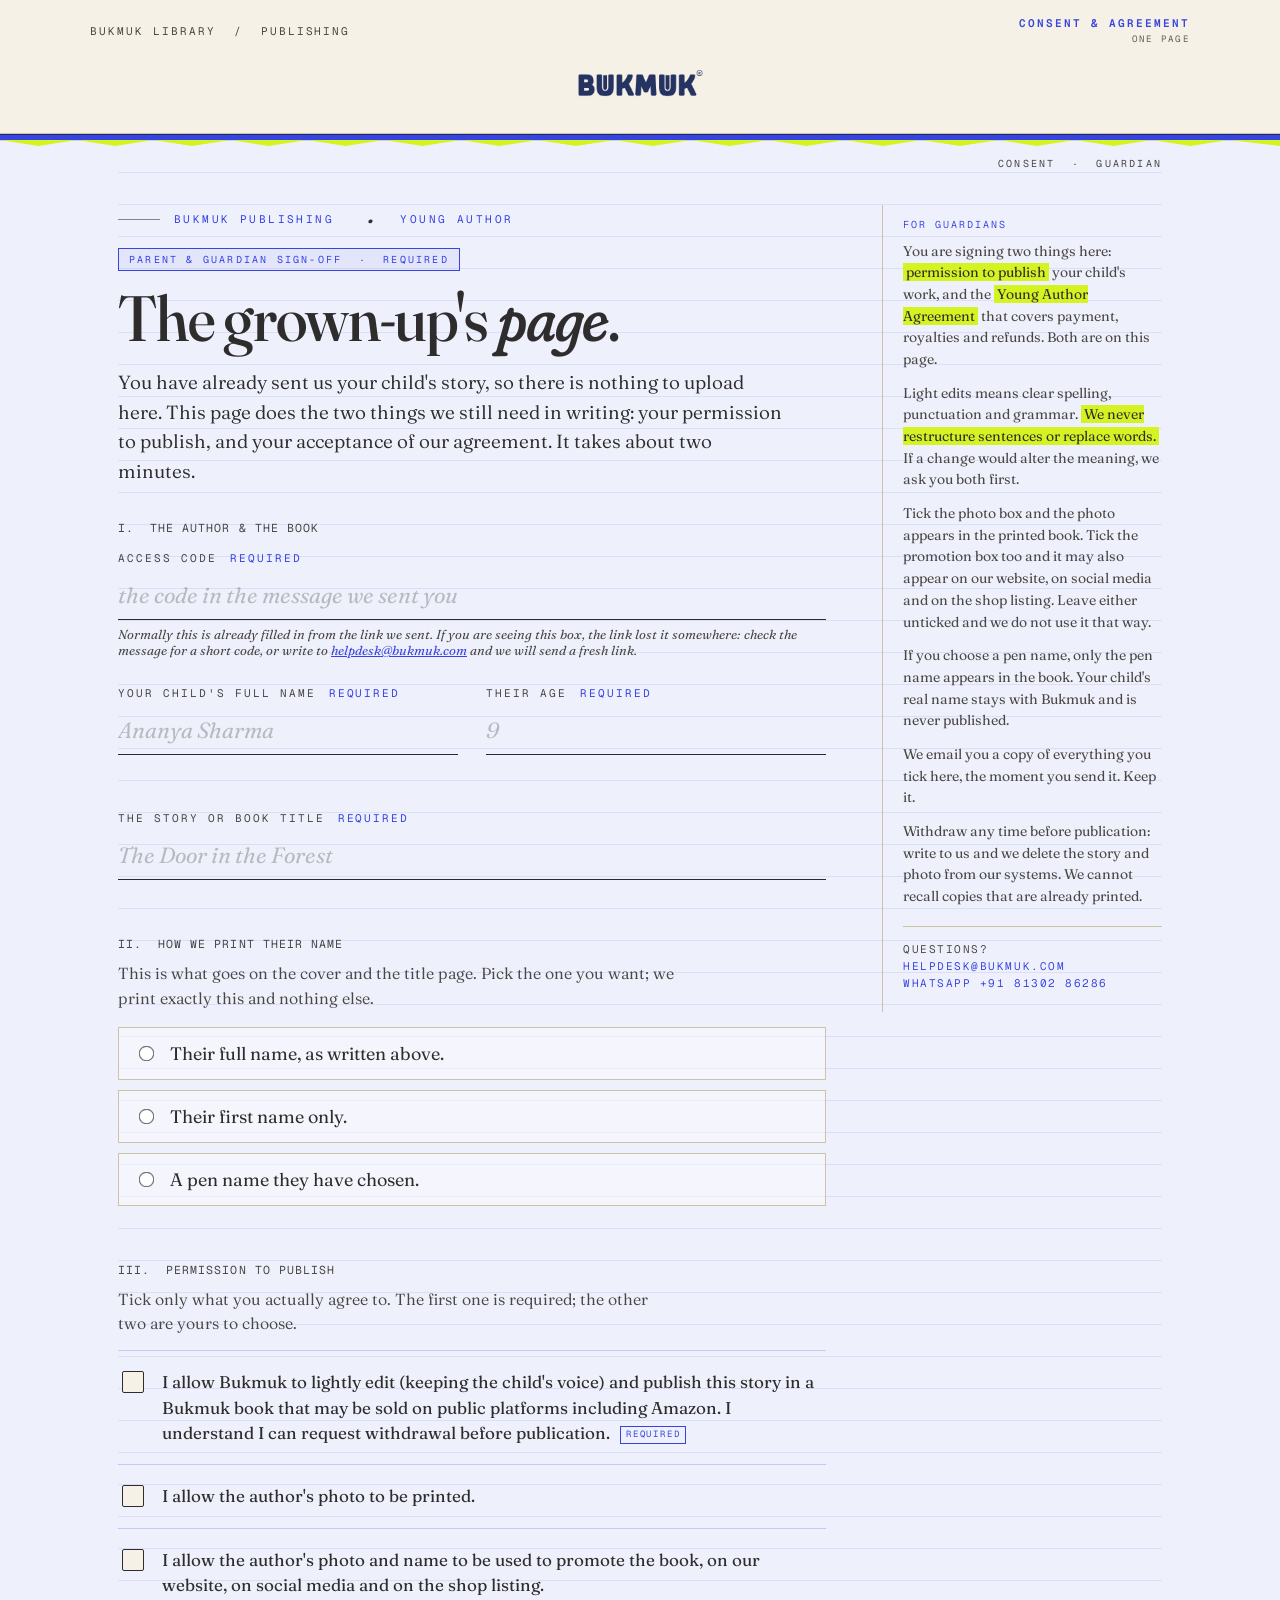
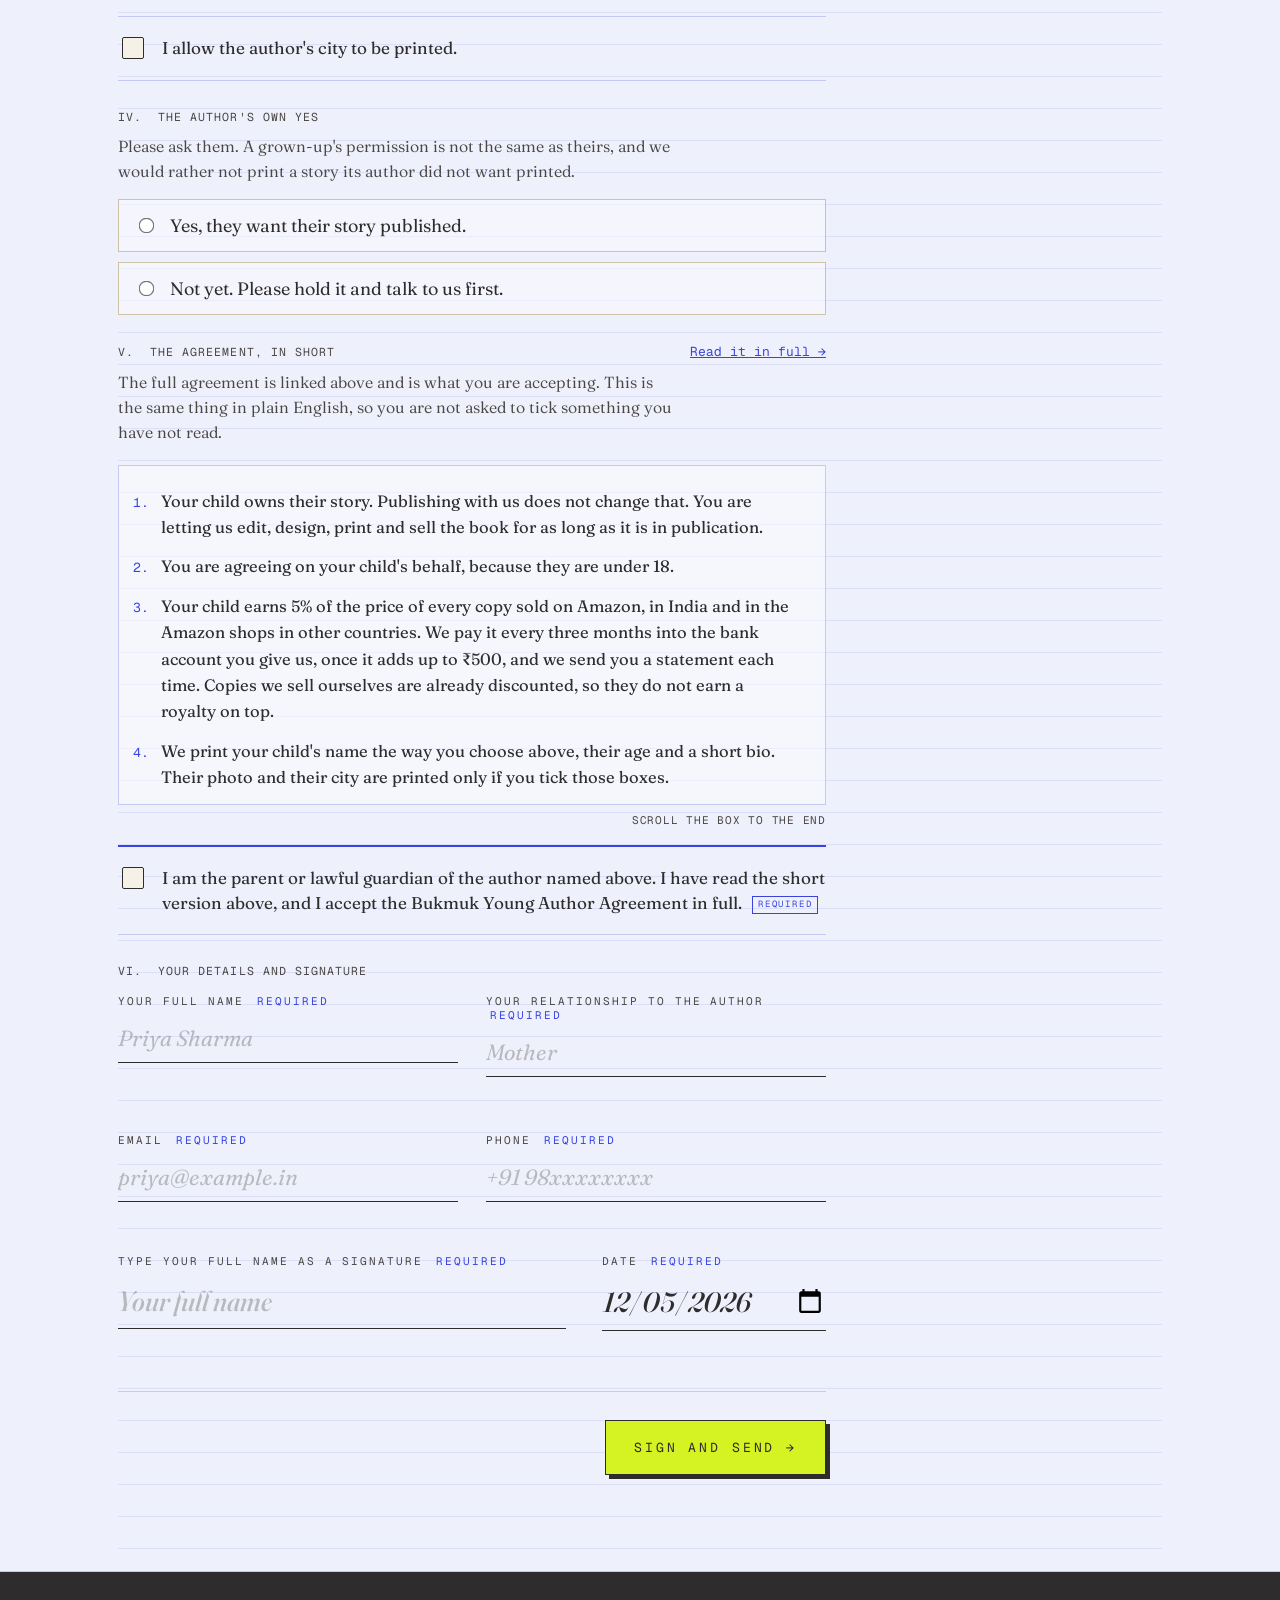
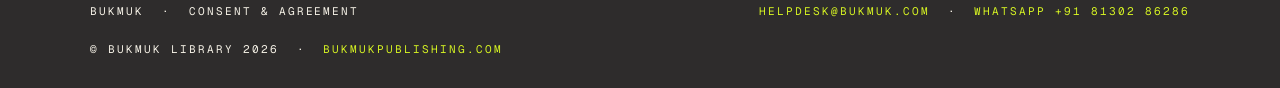
<file: consent.html>
<!doctype html>
<html lang="en">
<head>
<meta charset="utf-8">
<meta name="viewport" content="width=device-width, initial-scale=1">
<title>Consent and agreement · Bukmuk Publishing</title>
<meta name="description" content="Bukmuk Publishing's short consent and agreement form, for young authors whose story reached us by WhatsApp, email or a call.">
<meta name="robots" content="noindex">
<link rel="icon" href="/assets/bukmuk-logo.png">
<link rel="preconnect" href="https://fonts.googleapis.com">
<link rel="preconnect" href="https://fonts.gstatic.com" crossorigin>
<link href="https://fonts.googleapis.com/css2?family=Fraunces:ital,opsz,wght,SOFT,WONK@0,9..144,300..900,0..100,0..1;1,9..144,300..900,0..100,0..1&family=Geist+Mono:wght@400;500;600&display=swap" rel="stylesheet">
<link rel="stylesheet" href="/styles.css?v=20260911-attention">
<style>
  /* Page-local only. The short-terms ledger (.terms, .terms-head, .scrollhint,
     .consent.commercial) moved to styles.css on 2026-09-11, when the story
     form started showing the agreement too. */
  .package-line{
    font-family: var(--mono); font-size: 12.5px; letter-spacing: .04em;
    color: var(--ink-soft); border-left: 2px solid var(--lime-deep);
    padding-left: 12px; margin: 0 0 6px;
  }
  .consent.commercial{ border-top: 2px solid var(--blue) }
</style>
</head>
<body>

<a class="sr-only" href="#start">Skip to form</a>

<!-- ─── Masthead ──────────────────────────────────────────────────────── -->
<header class="masthead">
  <div class="masthead-row">
    <div class="masthead-meta-left">
      Bukmuk Library &nbsp;/&nbsp; Publishing
    </div>
    <div class="masthead-meta-right">
      <span class="masthead-tag">Consent &amp; agreement</span>
      <small>One page</small>
    </div>
  </div>
  <div class="logo-wrap">
    <img src="/assets/bukmuk-logo.png" alt="Bukmuk">
  </div>
</header>
<div class="masthead-rule" aria-hidden="true"></div>

<!-- ─── The whole form: one ledger sheet ───────────────────────────────── -->
<div class="guardian-wrap form-shell-guardian" id="start">
  <div class="sheet">
    <article class="frame ledger">
      <span class="folio-corner">Consent &nbsp;·&nbsp; Guardian</span>
      <div>
        <div class="folio" style="color:var(--blue)">Bukmuk Publishing &nbsp;<span class="roman" style="color:var(--ink)">·</span> Young Author</div>
        <span class="ledger-stamp">Parent &amp; guardian sign-off &nbsp;·&nbsp; required</span>
        <h1 class="section-title">The grown-up's <em>page</em>.</h1>
        <p class="lede" style="color:var(--ink)">
          You have already sent us your child's story, so there is nothing to upload here. This page does the two things we still need in writing: your permission to publish, and your acceptance of our agreement. It takes about two minutes.
        </p>

        <form id="consentForm" novalidate>

          <!-- honeypot -->
          <div class="hp" aria-hidden="true">
            <label>Leave this empty<input type="text" name="website" tabindex="-1" autocomplete="off"></label>
          </div>

          <!-- ── The author ────────────────────────────────────────────── -->
          <div class="terms-head" style="margin-top:34px">
            <span>I. &nbsp;The author &amp; the book</span>
          </div>
          <p class="package-line" id="packageLine" hidden></p>

          <div class="field" id="codeWrap" hidden style="margin-top:16px">
            <label class="cap" for="workshopCode">Access code <span class="req">required</span></label>
            <input class="input" id="workshopCode" name="workshopCode" type="text" autocomplete="off"
                   placeholder="the code in the message we sent you">
            <p class="hint">Normally this is already filled in from the link we sent. If you are seeing this box, the link lost it somewhere: check the message for a short code, or write to <a href="mailto:helpdesk@bukmuk.com" style="color:var(--blue)">helpdesk@bukmuk.com</a> and we will send a fresh link.</p>
            <div class="field-error">Please enter the code from the message we sent you.</div>
          </div>

          <div class="row2" style="margin-top:16px">
            <div class="field" data-required>
              <label class="cap" for="authorName">Your child's full name <span class="req">required</span></label>
              <input class="input" id="authorName" name="authorName" type="text" required placeholder="Ananya Sharma">
              <div class="field-error">The author's full name, please.</div>
            </div>
            <div class="field" data-required>
              <label class="cap" for="authorAge">Their age <span class="req">required</span></label>
              <input class="input" id="authorAge" name="authorAge" type="number" min="1" max="17" inputmode="numeric" required placeholder="9">
              <div class="field-error">Their age in years.</div>
            </div>
            <div class="field" data-required style="grid-column:1 / -1">
              <label class="cap" for="storyTitle">The story or book title <span class="req">required</span></label>
              <input class="input" id="storyTitle" name="storyTitle" type="text" required placeholder="The Door in the Forest">
              <div class="field-error">The title we should print.</div>
            </div>
          </div>

          <!-- ── How the name is printed ───────────────────────────────── -->
          <div class="terms-head">
            <span>II. &nbsp;How we print their name</span>
          </div>
          <p class="lede" style="font-size:16px; margin:10px 0 16px; color:var(--ink-soft)">
            This is what goes on the cover and the title page. Pick the one you want; we print exactly this and nothing else.
          </p>
          <div class="field" data-required>
            <div class="radios" role="radiogroup" aria-label="How we print the author's name">
              <label><input type="radio" name="creditAs" value="full" required> <span>Their full name, as written above.</span></label>
              <label><input type="radio" name="creditAs" value="first"> <span>Their first name only.</span></label>
              <label><input type="radio" name="creditAs" value="pen"> <span>A pen name they have chosen.</span></label>
            </div>
            <div class="field-error">Please pick one.</div>
          </div>
          <div class="conditional" id="penWrap">
            <div class="field" data-required-if="pen">
              <label class="cap" for="penName">Their pen name</label>
              <input class="input" id="penName" name="penName" type="text" placeholder="The Midnight Writer">
              <div class="field-error">The pen name to print.</div>
            </div>
          </div>

          <!-- ── Publication consent ───────────────────────────────────── -->
          <div class="terms-head">
            <span>III. &nbsp;Permission to publish</span>
          </div>
          <p class="lede" style="font-size:16px; margin:10px 0 4px; color:var(--ink-soft)">
            Tick only what you actually agree to. The first one is required; the other two are yours to choose.
          </p>

          <div class="consent" style="margin-top:14px">
            <label data-attention-name="The tick allowing us to publish the story">
              <input type="checkbox" name="consentPublish" required>
              <span>
                <span data-clause="consentPublish">I allow Bukmuk to lightly edit (keeping the child's voice) and publish this story in a Bukmuk book that may be sold on public platforms including Amazon. I understand I can request withdrawal before publication.</span>
                <span class="req-tag">required</span>
              </span>
            </label>
            <label>
              <input type="checkbox" name="consentPhoto">
              <span data-clause="consentPhoto">I allow the author's photo to be printed.</span>
            </label>
            <label>
              <input type="checkbox" name="consentPromo">
              <span data-clause="consentPromo">I allow the author's photo and name to be used to promote the book, on our website, on social media and on the shop listing.</span>
            </label>
            <label>
              <input type="checkbox" name="consentLocation">
              <span data-clause="consentLocation">I allow the author's city to be printed.</span>
            </label>
          </div>

          <div class="conditional" id="cityWrap">
            <div class="field" data-required-if="city">
              <label class="cap" for="authorLocation">Which city or town should we print?</label>
              <input class="input" id="authorLocation" name="authorLocation" type="text" placeholder="Delhi">
              <div class="field-error">Tell us the city, or untick the box above.</div>
            </div>
          </div>

          <div class="conditional" id="photoWrap">
            <div class="field">
              <label class="cap" for="authorPhoto">Their photo <span style="font-weight:400; text-transform:none; letter-spacing:0">optional, you can also send it on WhatsApp</span></label>
              <input class="input" id="authorPhoto" name="authorPhoto" type="file" accept="image/jpeg,image/png,image/webp">
              <p class="hint" style="margin-top:8px">JPG, PNG or WEBP, up to 15 MB. It appears in the printed book only.</p>
              <div class="field-error">That file needs to be a JPG, PNG or WEBP under 15 MB.</div>
            </div>
          </div>

          <!-- ── The child's own yes ───────────────────────────────────── -->
          <div class="terms-head">
            <span>IV. &nbsp;The author's own yes</span>
          </div>
          <p class="lede" style="font-size:16px; margin:10px 0 16px; color:var(--ink-soft)">
            Please ask them. A grown-up's permission is not the same as theirs, and we would rather not print a story its author did not want printed.
          </p>
          <div class="field" data-required>
            <div class="radios" role="radiogroup" aria-label="Does the author want their story published">
              <label><input type="radio" name="childAssent" value="Yes" required> <span>Yes, they want their story published.</span></label>
              <label><input type="radio" name="childAssent" value="Not yet"> <span>Not yet. Please hold it and talk to us first.</span></label>
            </div>
            <div class="field-error">Please ask them and pick one.</div>
          </div>

          <!-- ── The agreement in short ────────────────────────────────── -->
          <div class="terms-head">
            <span>V. &nbsp;The agreement, in short</span>
            <a href="https://bukmukpublishing.com/agreement" data-agreement-link target="_blank" rel="noopener">Read it in full →</a>
          </div>
          <p class="lede" style="font-size:16px; margin:10px 0 0; color:var(--ink-soft)">
            The full agreement is linked above and is what you are accepting. This is the same thing in plain English, so you are not asked to tick something you have not read.
          </p>

          <div class="terms">
            <ol data-clause-list>
              <li>Your child owns their story. Publishing with us does not change that. You are letting us edit, design, print and sell the book for as long as it is in publication.</li>
              <li>You are agreeing on your child's behalf, because they are under 18.</li>
              <li>Your child earns 5% of the price of every copy sold on Amazon, in India and in the Amazon shops in other countries. We pay it every three months into the bank account you give us, once it adds up to ₹500, and we send you a statement each time. Copies we sell ourselves are already discounted, so they do not earn a royalty on top.</li>
              <li>We print your child's name the way you choose above, their age and a short bio. Their photo and their city are printed only if you tick those boxes.</li>
              <li>We may use the book, your child's name and the photo you give us to celebrate their work on our website and in our marketing. You can opt out of marketing at any time by writing to helpdesk@bukmuk.com.</li>
              <li>We edit lightly and we keep your child's voice. Clear spelling, punctuation and grammar fixes, never a rewrite, never a nicer synonym. Anything that would change the meaning, we ask you both first.</li>
              <li>You confirm the story is your child's own original work, not copied from anyone, and that it contains nothing unlawful. If that turns out not to be true we may pause or stop publishing, and you agree to cover reasonable costs we face because of it.</li>
              <li>You see and approve the book before we print it. Changes you ask for after that, or a reprint for a mistake that was not ours, may cost extra.</li>
              <li>Payment is in full and in advance, and we start work once it is received. Full refund if you cancel before we start. After we start and before printing, we refund the part we have not done. Once printing starts, or the book is published, it is non refundable. Workshop and mentoring seats have their own notice periods, set out in the full agreement.</li>
              <li>We aim to have the book ready in about 8 to 10 weeks after we have the final manuscript and the payment, depending on how quickly approvals come back.</li>
              <li>Listing on Amazon follows Amazon's own rules, which change, so we cannot promise a book stays available forever or guarantee any sales.</li>
              <li>If something goes wrong, the most we would owe you is what you paid us for the service, and we are not responsible for indirect losses such as lost sales. Delays caused by printers, couriers or Amazon are outside our control.</li>
              <li>Indian law applies, and any dispute goes to the courts in Delhi.</li>
              <li>You can withdraw at any time before publication. Write to helpdesk@bukmuk.com and we remove the story and the photo from our systems. We cannot recall copies that are already printed.</li>
            </ol>
          </div>
          <p class="scrollhint" id="scrollHint">Scroll the box to the end</p>

          <div class="consent commercial" style="margin-top:18px">
            <label data-attention-name="The Young Author Agreement tick">
              <input type="checkbox" name="agreementAccepted" required>
              <span>
                <span data-clause="agreementAccepted">I am the parent or lawful guardian of the author named above. I have read the short version above, and I accept the Bukmuk Young Author Agreement in full.</span>
                <span class="req-tag">required</span>
              </span>
            </label>
          </div>

          <!-- ── Sign ──────────────────────────────────────────────────── -->
          <div class="terms-head">
            <span>VI. &nbsp;Your details and signature</span>
          </div>

          <div class="row2" style="margin-top:16px">
            <div class="field" data-required>
              <label class="cap" for="guardianName">Your full name <span class="req">required</span></label>
              <input class="input" id="guardianName" name="guardianName" type="text" required autocomplete="name" placeholder="Priya Sharma">
              <div class="field-error">Your full name, please.</div>
            </div>
            <div class="field" data-required>
              <label class="cap" for="guardianRelation">Your relationship to the author <span class="req">required</span></label>
              <input class="input" id="guardianRelation" name="guardianRelation" type="text" required placeholder="Mother">
              <div class="field-error">Mother, father, guardian, etc.</div>
            </div>
            <div class="field" data-required>
              <label class="cap" for="guardianEmail">Email <span class="req">required</span></label>
              <input class="input" id="guardianEmail" name="guardianEmail" type="email" required autocomplete="email" placeholder="priya@example.in">
              <div class="field-error">A valid email so we can send you a copy.</div>
            </div>
            <div class="field" data-required>
              <label class="cap" for="guardianPhone">Phone <span class="req">required</span></label>
              <input class="input" id="guardianPhone" name="guardianPhone" type="tel" required autocomplete="tel" placeholder="+91 98xxxxxxxx">
              <div class="field-error">Phone number, please.</div>
            </div>
          </div>

          <div class="sig-row">
            <div class="field" data-required>
              <label class="cap" for="guardianSignature">Type your full name as a signature <span class="req">required</span></label>
              <input class="input" id="guardianSignature" name="guardianSignature" type="text" required placeholder="Your full name">
              <div class="field-error">A typed signature matters legally; please type your name.</div>
            </div>
            <div class="field" data-required>
              <label class="cap" for="consentDate">Date <span class="req">required</span></label>
              <input class="input" id="consentDate" name="consentDate" type="date" required>
              <div class="field-error">Today's date.</div>
            </div>
          </div>

          <div class="actions" style="justify-content: flex-end">
            <button class="btn primary" type="submit" id="submitBtn">Sign and send →</button>
          </div>

          <div class="field-error" id="submitError" style="margin-top: 14px"></div>
        </form>
      </div>

      <aside class="marginalia">
        <span class="tag">For guardians</span>
        <p>You are signing two things here: <em>permission to publish</em> your child's work, and the <em>Young Author Agreement</em> that covers payment, royalties and refunds. Both are on this page.</p>
        <p>Light edits means clear spelling, punctuation and grammar. <em>We never restructure sentences or replace words.</em> If a change would alter the meaning, we ask you both first.</p>
        <p>Tick the photo box and the photo appears in the printed book. Tick the promotion box too and it may also appear on our website, on social media and on the shop listing. Leave either unticked and we do not use it that way.</p>
        <p>If you choose a pen name, only the pen name appears in the book. Your child's real name stays with Bukmuk and is never published.</p>
        <p>We email you a copy of everything you tick here, the moment you send it. Keep it.</p>
        <p>Withdraw any time before publication: write to us and we delete the story and photo from our systems. We cannot recall copies that are already printed.</p>
        <p class="editor-contact">Questions?<br>
          <a href="mailto:helpdesk@bukmuk.com" style="color:var(--blue); text-decoration:none">helpdesk@bukmuk.com</a><br>
          <a href="https://wa.me/918130286286?text=Hi%20Bukmuk%2C%20about%20the%20consent%20form" target="_blank" rel="noopener" style="color:var(--blue); text-decoration:none">WhatsApp +91 81302 86286</a>
        </p>
      </aside>
    </article>
  </div>
</div>

<!-- ─── Thank you (hidden until submit succeeds) ────────────────────────── -->
<div class="thankyou" id="thankyou">
  <section class="sheet">
    <article class="frame">
      <span class="folio-corner">Signed</span>
      <div>
        <div class="folio">Section &nbsp;<span class="roman">∗</span> All done</div>
        <h1 class="section-title">Thank you. That's <em>everything</em>.</h1>
        <p class="lede">We have your consent and your agreement on file. A copy is on its way to your email; keep it. If anything on it looks wrong, reply to that email and we will fix it before we print.</p>
        <p class="ref">Reference &nbsp;<b id="refCode"></b></p>
      </div>
      <aside class="marginalia">
        <span class="tag">What's next</span>
        <p>We carry on with the book. You will see a proof to approve before anything is printed.</p>
        <p>Nothing goes to print without your final yes.</p>
      </aside>
    </article>
  </section>
</div>

<!-- ─── Colophon ───────────────────────────────────────────────────────── -->
<footer class="colophon">
  <div class="row">
    <span>Bukmuk &nbsp;·&nbsp; Consent &amp; agreement</span>
    <span>
      <a href="mailto:helpdesk@bukmuk.com">helpdesk@bukmuk.com</a>
      &nbsp;·&nbsp;
      <a href="https://wa.me/918130286286?text=Hi%20Bukmuk%2C%20about%20the%20consent%20form" target="_blank" rel="noopener">WhatsApp +91&nbsp;81302&nbsp;86286</a>
    </span>
    <span>© Bukmuk Library 2026 &nbsp;·&nbsp; <a href="https://bukmukpublishing.com">bukmukpublishing.com</a></span>
  </div>
</footer>

<script src="/consent-clauses.js?v=20260911-agreement"></script>
<script src="/form-attention.js?v=20260911-attention"></script>
<script src="/consent.js?v=20260911-attention" defer></script>
</body>
</html>
</file>
<file: styles.css>
/* ─── Bukmuk Authors' Intake form ──────────────────────────────────────────
   Editorial-meets-playground. Fraunces + Geist Mono on cream paper.
   Lime is rare and earned. The guardian section flips register to ledger.
   ─────────────────────────────────────────────────────────────────────── */

:root{
  /* Working brand blue (CLAUDE.md): accents, focus, marginalia */
  --blue:#3744e2;
  --blue-ink:#2531c9;
  /* Registered logo navy (locked at bukmuk.com /assets/darklogo.png).
     The mark itself is not recolourable. */
  --navy:#1d2a5e;
  --lime:#d5f223;
  --lime-deep:#bcd817;
  --ink:#2e2c2c;
  --ink-soft:#4a4644;
  --paper:#f5f1e6;
  --paper-deep:#ece6d4;
  --paper-shadow:#dfd8c1;
  --rule:#cdc4a8;
  --ledger:#eef0fb;
  --ledger-rule:#c4caf2;
  --err:#b1261d;
  --display: 'Fraunces', Georgia, serif;
  --mono: 'Geist Mono', ui-monospace, 'SF Mono', monospace;
}

*{box-sizing:border-box}
html,body{
  margin:0; background:var(--paper); color:var(--ink);
  font-family:var(--display);
  font-variation-settings:"opsz" 14, "SOFT" 30;
  font-weight:400;
  -webkit-font-smoothing:antialiased;
}

/* paper grain */
body{
  background-image:
    radial-gradient(rgba(46,44,44,.035) 1px, transparent 1px),
    radial-gradient(rgba(46,44,44,.025) 1px, transparent 1px);
  background-size: 3px 3px, 7px 7px;
  background-position: 0 0, 1px 2px;
  min-height: 100vh;
}

/* visually hidden (for skip-link, sr-only labels) */
.sr-only{
  position:absolute; width:1px; height:1px;
  padding:0; margin:-1px; overflow:hidden;
  clip:rect(0 0 0 0); white-space:nowrap; border:0;
}

/* ── progress strip (sticky, fills based on % required fields) ──────────── */
.progress{
  position:fixed; inset:0 0 auto 0; height:6px;
  background:var(--paper-shadow); z-index:50;
  border-bottom:1px solid var(--rule);
}
.progress-fill{
  height:100%; width:0;
  background:var(--lime);
  box-shadow: 0 0 0 1px var(--lime-deep) inset;
  transition: width .25s ease;
}

/* ── masthead: real Bukmuk logo on cream paper ──────────────────────────── */
/* Masthead: tightened 2026-05-22 , was eating ~210px of vertical space
   before the form even started. Now ~120px, which still has editorial
   presence without dominating above-the-fold. */
.masthead{
  background: var(--paper);
  color: var(--ink);
  padding: 16px 28px 0;
  position: relative;
  border-bottom: 1px solid var(--rule);
}
.masthead-row{
  max-width: 1100px; margin: 0 auto;
  display:flex; align-items:center; justify-content:space-between;
  gap: 24px;
  font-family: var(--mono); font-size: 11px; letter-spacing:.18em;
  text-transform:uppercase;
  color: var(--ink-soft);
}
.masthead-row small{
  display:block; margin-top:3px; letter-spacing:.14em;
  color: var(--ink-soft); opacity:.85;
}
.masthead-row .masthead-tag{ color: var(--blue); font-weight: 600 }
.masthead-row .masthead-meta-right{ text-align: right }
.logo-wrap{
  max-width: 1100px; margin: 8px auto 14px;
  text-align: center;
}
.logo-wrap img{
  /* Smaller cap , still recognisable, doesn't dominate the viewport. */
  height: clamp(40px, 6vw, 62px);
  width: auto; display: inline-block;
}
.masthead-rule{
  height: 6px; background: var(--blue);
  position: relative;
  border-top: 1px solid var(--navy);
}
.masthead-rule::after{
  content:""; position:absolute; left:0; right:0; bottom:-6px; height:6px;
  background:var(--lime);
  clip-path: polygon(0 0,3% 100%,6% 0,9% 100%,12% 0,15% 100%,18% 0,21% 100%,24% 0,27% 100%,30% 0,33% 100%,36% 0,39% 100%,42% 0,45% 100%,48% 0,51% 100%,54% 0,57% 100%,60% 0,63% 100%,66% 0,69% 100%,72% 0,75% 100%,78% 0,81% 100%,84% 0,87% 100%,90% 0,93% 100%,96% 0,100% 100%,100% 0);
}

/* ── sheet + frame grid ─────────────────────────────────────────────────── */
.sheet{ max-width: 1100px; margin: 0 auto; padding: 0 28px; }
.frame{
  display:grid;
  grid-template-columns: 1fr 280px;
  gap: 56px;
  padding: 64px 0 96px;
  border-bottom: 1px solid var(--rule);
  position: relative;
}
.frame:last-of-type{ border-bottom: none }
@media (max-width: 820px){
  .frame{ grid-template-columns: 1fr; gap: 28px; padding: 40px 0 56px }
  .marginalia{ order: 2 }
}

/* ── folio + section heading ───────────────────────────────────────────── */
.folio{
  font-family: var(--mono); font-size: 11px; letter-spacing:.22em;
  text-transform:uppercase; color: var(--ink-soft);
  display:flex; align-items:center; gap:14px;
  margin-bottom: 14px;
}
.folio::before{
  content:""; width:42px; height:1px; background: var(--ink); opacity:.55;
}
.roman{
  font-family: var(--display);
  font-variation-settings: "opsz" 144, "wght" 600;
  font-style: italic;
  font-size: 28px; line-height: 1;
  color: var(--blue);
  margin-right: 10px;
  vertical-align: -2px;
}
.folio-corner{
  position:absolute; top: 16px; right: 0;
  font-family: var(--mono); font-size: 10px; letter-spacing: .22em;
  color: var(--ink-soft); text-transform: uppercase;
}

h1.section-title{
  font-family: var(--display);
  font-variation-settings: "opsz" 144, "wght" 600, "SOFT" 40;
  font-size: clamp(40px, 5vw, 64px);
  line-height: 1.02;
  letter-spacing: -0.018em;
  margin: 0 0 18px;
  color: var(--ink);
}
h1.section-title em{
  font-style: italic;
  font-variation-settings: "opsz" 144, "wght" 500, "SOFT" 100;
  color: var(--blue);
}
.lede{
  font-family: var(--display);
  font-variation-settings: "opsz" 18, "wght" 350;
  font-size: 19px; line-height: 1.55;
  color: var(--ink-soft);
  max-width: 56ch; margin: 0 0 28px;
}

/* ── marginalia ─────────────────────────────────────────────────────────── */
.marginalia{
  border-left: 1px solid var(--rule);
  padding: 8px 0 8px 20px;
  font-family: var(--display);
  font-variation-settings: "opsz" 12, "wght" 380;
  font-size: 14px; line-height: 1.55;
  color: var(--ink-soft);
  align-self: start;
  position: sticky; top: 28px;
}
.marginalia .tag{
  display:inline-block;
  font-family: var(--mono); font-size: 10px; letter-spacing:.2em;
  text-transform: uppercase; color: var(--blue);
  margin-bottom: 8px;
}
.marginalia p{ margin: 0 0 12px }
.marginalia p em{
  background: var(--lime); padding: 0 3px;
  font-style:normal; color: var(--ink);
  box-decoration-break: clone;
}
.marginalia .editor-contact{
  margin-top: 18px; padding-top: 14px;
  border-top: 1px solid var(--rule);
  font-family: var(--mono); font-size: 11px;
  letter-spacing: .14em; text-transform: uppercase;
}

/* ── fields ─────────────────────────────────────────────────────────────── */
.field{ margin: 0 0 28px }
.field label.cap, label.cap{
  display:block;
  font-family: var(--mono);
  font-size: 11px; letter-spacing:.18em; text-transform: uppercase;
  color: var(--ink-soft);
  margin-bottom: 8px;
}
.field label.cap .req{ color: var(--blue); margin-left: 4px }
.field .hint{
  font-family: var(--display);
  font-variation-settings: "opsz" 12, "wght" 380;
  font-style: italic; font-size: 13px;
  color: var(--ink-soft); margin-top: 6px;
}
.field.error label.cap{ color: var(--err) }
.field.error .input, .field.error .textarea{ border-color: var(--err) }
.field-error{
  display:none;
  font-family: var(--mono); font-size: 11px; letter-spacing:.12em;
  text-transform: uppercase; color: var(--err);
  margin-top: 6px;
}
.field.error .field-error{ display: block }
/* The standalone submit-level message (#submitError) isn't inside a .field.error,
   so the base `display:none` hid it , messages were set but never shown. Show it
   whenever it actually has text. */
#submitError:not(:empty){ display: block }

.input, .textarea, select.input{
  width: 100%;
  background: transparent;
  border: none;
  border-bottom: 1.5px solid var(--ink);
  font-family: var(--display);
  font-variation-settings: "opsz" 18, "wght" 380;
  font-size: 22px;
  color: var(--ink);
  padding: 8px 0 10px;
  outline: none;
  transition: border-color .15s ease;
  border-radius: 0;
}
.input:focus, .textarea:focus, select.input:focus{
  border-bottom-color: var(--blue);
}
.input::placeholder, .textarea::placeholder{
  /* Lower opacity so example values like "Ananya Sharma" obviously look like
     hints, not pre-filled fields. Parents glancing fast shouldn't think the
     form is already someone else's. */
  color: var(--ink-soft); opacity:.32;
  font-style: italic;
}
.textarea{
  resize: vertical;
  min-height: 180px;
  font-size: 18px; line-height: 1.6;
  border: 1px solid var(--rule);
  padding: 16px 18px;
  background: rgba(255,255,255,0.45);
}
.textarea.story{ min-height: 280px }
.textarea:focus{
  border-color: var(--blue);
  background: #fffdf6;
}
.textwrap{ position: relative }
.counter{
  position: absolute; right: 14px; bottom: -28px;
  font-family: var(--mono);
  font-size: 11px; letter-spacing: .18em; text-transform: uppercase;
  color: var(--ink-soft);
}
.counter b{ color: var(--ink); font-weight: 500 }
.counter.ok b{ background: var(--lime); padding: 0 6px; color: var(--ink) }

/* age wheel: 6 to 17 chips */
.agewheel{ display:flex; flex-wrap:wrap; gap: 8px; position: relative }
.agewheel input{ position:absolute; opacity:0; pointer-events:none }
.agewheel label{
  display:inline-flex; align-items:center; justify-content:center;
  width: 52px; height: 52px;
  border: 1.5px solid var(--ink);
  border-radius: 50%;
  font-family: var(--display);
  font-variation-settings: "opsz" 18, "wght" 500;
  font-size: 22px;
  cursor: pointer;
  transition: all .12s ease;
  background: transparent;
}
.agewheel label:hover{ background: rgba(213,242,35,.35) }
.agewheel input:checked + label{
  background: var(--blue); color: var(--paper);
  border-color: var(--blue);
  transform: translateY(-2px);
  box-shadow: 0 4px 0 0 var(--ink);
}
.agewheel input:focus-visible + label{
  outline: 2px solid var(--blue); outline-offset: 3px;
}

/* radio + checkbox cards */
.radios{ display:flex; flex-direction: column; gap: 10px }
.radios label{
  display:flex; align-items:flex-start; gap: 14px;
  padding: 14px 16px;
  border: 1px solid var(--rule);
  cursor: pointer;
  background: rgba(255,255,255,.4);
  transition: all .12s ease;
  font-size: 18px;
  font-variation-settings: "opsz" 18, "wght" 380;
}
.radios label:hover{ border-color: var(--ink); background: rgba(255,255,255,.7) }
.radios label.is-checked{ border-color: var(--blue); background: #fffdf6 }
.radios input{ margin-top: 5px; accent-color: var(--blue); transform: scale(1.2) }
.radios label .sub{
  display:block;
  font-family: var(--mono); font-size: 11px; letter-spacing: .12em;
  color: var(--ink-soft); text-transform: uppercase; margin-top: 4px;
}

/* conditional reveal (pen name etc) */
.conditional{
  max-height: 0; overflow: hidden; opacity: 0;
  transition: max-height .25s ease, opacity .2s ease, margin .25s ease;
  margin: 0;
}
.conditional.is-open{
  max-height: 400px; opacity: 1;
  margin: 18px 0 8px;
}

/* file dropzones */
.drop{
  border: 1.5px dashed var(--rule);
  background: rgba(255,255,255,.35);
  padding: 22px 22px;
  display:flex; align-items:center; gap: 18px;
  cursor: pointer;
  transition: all .15s ease;
  position: relative;
}
.drop:hover, .drop.drag-over{
  border-color: var(--blue); background: #fffdf6;
}
.drop input[type=file]{
  position: absolute; inset: 0; opacity: 0; cursor: pointer;
}
.drop .icon{
  width: 56px; height: 56px;
  background: var(--lime);
  display:grid; place-items:center;
  font-family: var(--display);
  font-size: 28px;
  font-variation-settings:"opsz" 144, "wght" 600;
  color: var(--ink);
  border: 1.5px solid var(--ink);
  box-shadow: 3px 3px 0 0 var(--ink);
  flex-shrink: 0;
}
.drop .copy{
  font-family: var(--display);
  font-variation-settings: "opsz" 14, "wght" 380;
  font-size: 16px;
  flex: 1 1 auto;
}
.drop .copy b{ font-variation-settings: "opsz" 14, "wght" 600 }
.drop .copy span.meta{
  display:block;
  font-family: var(--mono); font-size: 11px; letter-spacing: .15em;
  color: var(--ink-soft); text-transform: uppercase; margin-top: 4px;
}
.drop.has-file{ border-style: solid; border-color: var(--blue); background: #fffdf6 }
.drop.has-file .icon{ background: var(--blue); color: var(--paper); border-color: var(--navy) }
.drop .remove{
  position: relative; z-index: 2;
  font-family: var(--mono); font-size: 11px; letter-spacing: .14em;
  text-transform: uppercase; color: var(--err);
  background: transparent; border: 1px solid var(--err);
  padding: 6px 10px; cursor: pointer;
}
.drop .remove:hover{ background: var(--err); color: var(--paper) }

/* Multi-file picked list (author drawings). Rows sit BELOW the dropzone,
   outside the <label>, so a Remove click never re-opens the file picker. */
.filelist{ list-style:none; margin: 12px 0 0; padding: 0; display:flex; flex-direction:column; gap: 8px }
.filelist[hidden]{ display:none }
.filelist li{
  display:flex; align-items:center; gap: 12px;
  border: 1.5px solid var(--rule); background: #fffdf6;
  padding: 10px 12px;
}
.filelist li .thumb{
  width: 40px; height: 40px; flex-shrink: 0;
  object-fit: cover; border: 1px solid var(--ink);
  background: var(--paper);
}
.filelist li .fname{
  flex: 1 1 auto; min-width: 0;
  font-family: var(--display); font-variation-settings:"opsz" 14,"wght" 500;
  font-size: 14px; color: var(--ink);
  overflow: hidden; text-overflow: ellipsis; white-space: nowrap;
}
.filelist li .fname .fsize{
  display:block;
  font-family: var(--mono); font-size: 10px; letter-spacing:.14em;
  color: var(--ink-soft); text-transform: uppercase; margin-top: 2px;
}
.filelist li .remove{
  flex-shrink: 0;
  font-family: var(--mono); font-size: 11px; letter-spacing: .14em;
  text-transform: uppercase; color: var(--err);
  background: transparent; border: 1px solid var(--err);
  padding: 6px 10px; cursor: pointer;
}
.filelist li .remove:hover{ background: var(--err); color: var(--paper) }

/* fun-facts chips */
.chips{
  display:grid; grid-template-columns: repeat(2, 1fr); gap: 18px 24px;
}
@media (max-width: 600px){ .chips{ grid-template-columns: 1fr } }

/* scene-break divider */
.scene{
  text-align:center;
  font-family: var(--display);
  font-variation-settings: "opsz" 144, "wght" 400;
  color: var(--ink-soft);
  letter-spacing: 1.2em;
  margin: 4px 0 38px;
  font-size: 14px;
  user-select: none;
}

/* ── welcome ────────────────────────────────────────────────────────────── */
.welcome{
  padding: 80px 0 64px;
  border-bottom: 1px solid var(--rule);
}
.welcome .hello{
  font-family: var(--display);
  font-variation-settings: "opsz" 144, "wght" 500, "SOFT" 60, "WONK" 1;
  font-style: italic;
  font-size: clamp(54px, 8vw, 110px);
  line-height: .95;
  letter-spacing: -0.022em;
  margin: 0 0 18px;
  color: var(--ink);
}
.welcome .hello u{
  text-decoration: none;
  background: linear-gradient(transparent 62%, var(--lime) 62% 92%, transparent 92%);
  padding: 0 2px;
}
.welcome .standfirst{
  font-family: var(--display);
  font-variation-settings: "opsz" 18, "wght" 380;
  font-size: 21px; line-height: 1.55;
  max-width: 62ch; color: var(--ink);
  margin: 0 0 36px;
}
.welcome .standfirst em{ color: var(--blue); font-style: italic }
.pact{
  display:grid; grid-template-columns: repeat(3, 1fr); gap: 24px;
  margin: 8px 0 36px;
}
@media (max-width: 720px){ .pact{ grid-template-columns: 1fr } }
.pact .card{
  border: 1px solid var(--ink);
  background: rgba(255,255,255,.5);
  padding: 22px 22px 24px;
  position: relative;
}
.pact .card .n{
  position: absolute; top: -14px; left: 16px;
  background: var(--paper);
  padding: 0 8px;
  font-family: var(--mono); font-size: 11px; letter-spacing: .2em;
  text-transform: uppercase; color: var(--blue);
}
.pact .card h3{
  font-family: var(--display);
  font-variation-settings: "opsz" 32, "wght" 500, "SOFT" 30;
  font-size: 22px; margin: 4px 0 8px;
  line-height: 1.15;
}
.pact .card p{
  margin: 0;
  font-family: var(--display);
  font-variation-settings: "opsz" 14, "wght" 380;
  font-size: 14.5px; line-height: 1.5;
  color: var(--ink-soft);
}
.meta-row{
  display:flex; flex-wrap:wrap; gap: 24px;
  font-family: var(--mono); font-size: 11px; letter-spacing: .18em;
  text-transform: uppercase; color: var(--ink-soft);
  border-top: 1px solid var(--rule);
  border-bottom: 1px solid var(--rule);
  padding: 14px 0; margin-bottom: 36px;
}
.meta-row b{ color: var(--ink); font-weight: 500; margin-right: 6px }

/* ── guardian section (register shift) ──────────────────────────────────── */
.guardian-wrap{
  background: var(--ledger);
  border-top: 1px solid var(--ledger-rule);
  border-bottom: 1px solid var(--ledger-rule);
}
.frame.ledger{
  background:
    repeating-linear-gradient(180deg, transparent 0, transparent 31px, rgba(55,68,226,.10) 31px, rgba(55,68,226,.10) 32px);
}
.frame.ledger .roman{ color: var(--ink) }
.frame.ledger h1.section-title em{ color: var(--ink) }
.frame.ledger h1.section-title{
  font-variation-settings: "opsz" 144, "wght" 500, "SOFT" 20;
}
.ledger-stamp{
  display:inline-block;
  font-family: var(--mono);
  font-size: 10px; letter-spacing: .22em; text-transform: uppercase;
  color: var(--blue);
  border: 1px solid var(--blue);
  padding: 4px 10px;
  margin-bottom: 14px;
  background: rgba(55,68,226,.06);
}
.consent{
  display:flex; flex-direction: column; gap: 0;
  border-top: 1px solid var(--ledger-rule);
}
.consent label{
  display:grid; grid-template-columns: 28px 1fr; gap: 16px;
  align-items: flex-start;
  padding: 18px 0;
  border-bottom: 1px solid var(--ledger-rule);
  cursor: pointer;
  font-family: var(--display);
  font-variation-settings: "opsz" 14, "wght" 400;
  font-size: 17px; line-height: 1.5;
  color: var(--ink);
}
.consent input[type=checkbox]{
  appearance: none;
  width: 22px; height: 22px;
  border: 1.5px solid var(--ink);
  background: var(--paper);
  margin-top: 2px;
  cursor: pointer;
  position: relative;
  border-radius: 2px;
  flex-shrink: 0;
}
.consent input[type=checkbox]:checked{
  background: var(--blue); border-color: var(--blue);
}
.consent input[type=checkbox]:checked::after{
  content: "✓";
  position: absolute; inset: 0;
  display:grid; place-items:center;
  color: var(--lime);
  font-family: var(--display);
  font-size: 18px; font-weight: 700;
  line-height: 1;
}
.consent input:focus-visible{
  outline: 2px solid var(--blue); outline-offset: 3px;
}
.consent .req-tag{
  display:inline-block;
  font-family: var(--mono); font-size: 9px; letter-spacing: .2em;
  color: var(--blue); text-transform: uppercase;
  border: 1px solid var(--blue);
  padding: 1px 5px;
  margin-left: 6px;
  vertical-align: 2px;
}

/* A required tickbox that is still unticked, marked the same red as a field,
   with a line saying what to do. form-attention.js marks it. */
.consent label.error{
  box-shadow: inset 3px 0 0 var(--err);
  background: rgba(177,38,29,.05);
  padding-left: 12px;
}
.consent label.error input[type=checkbox]{ border-color: var(--err); border-width: 2px }
.consent label.error > span::after{
  content: "Please tick this box to continue";
  display: block;
  font-family: var(--mono); font-size: 11px; letter-spacing: .12em;
  text-transform: uppercase; color: var(--err);
  margin-top: 8px;
}

/* ── The Young Author Agreement, in short ─────────────────────────────────
   Shared by both forms since 2026-09-11 (it lived in consent.html alone). */
.terms{
  background: rgba(255,255,255,.5);
  border: 1px solid var(--ledger-rule);
  padding: 22px 24px 22px 12px;
  margin: 20px 0 4px;
  max-height: 340px; overflow-y: auto;
  -webkit-overflow-scrolling: touch;
}
/* On a phone a nested scroll box fights the page scroll and hides eleven of
   the fourteen terms behind a gesture nobody makes. Let the list flow. */
@media (max-width: 720px){
  .terms{ max-height: none; overflow-y: visible }
}
.terms ol{
  margin: 0; padding-left: 26px;
  font-size: 16.5px; line-height: 1.6; color: var(--ink);
}
.terms li{ margin: 0 0 13px; padding-left: 4px }
.terms li:last-child{ margin-bottom: 0 }
.terms li::marker{
  font-family: var(--mono); font-size: 13px; color: var(--blue);
}
.terms-head{
  display:flex; justify-content: space-between; align-items: baseline;
  gap: 14px; flex-wrap: wrap;
  font-family: var(--mono); font-size: 11.5px; letter-spacing: .09em;
  text-transform: uppercase; color: var(--ink-soft);
  margin-top: 28px;
}
.terms-head a{ color: var(--blue); text-transform: none; letter-spacing: 0; font-size: 13px }
.scrollhint{
  font-family: var(--mono); font-size: 11px; letter-spacing: .07em;
  text-transform: uppercase; color: var(--ink-soft);
  margin: 8px 0 0; text-align: right;
}
.consent.commercial{ border-top: 2px solid var(--blue) }

.sig-row{
  display:grid; grid-template-columns: 2fr 1fr; gap: 36px;
  margin-top: 24px;
}
@media (max-width: 640px){ .sig-row{ grid-template-columns: 1fr; gap: 18px } }
.sig-row .input{
  font-style: italic;
  font-variation-settings: "opsz" 144, "wght" 500, "WONK" 1;
  font-size: 28px;
}

/* ── actions, buttons ──────────────────────────────────────────────────── */
.actions{
  display:flex; align-items:center; justify-content:space-between;
  gap: 18px; margin-top: 32px;
  padding-top: 28px; border-top: 1px solid var(--rule);
  flex-wrap: wrap;
}
.frame.ledger .actions{ border-top-color: var(--ledger-rule) }
.btn{
  font-family: var(--mono);
  font-size: 12px; letter-spacing: .22em; text-transform: uppercase;
  padding: 16px 22px;
  border: 1.5px solid var(--ink);
  background: transparent; color: var(--ink);
  cursor: pointer;
  transition: all .15s ease;
}
.btn:hover{ background: var(--ink); color: var(--paper) }
.btn.primary{
  background: var(--lime);
  border-color: var(--ink);
  box-shadow: 4px 4px 0 0 var(--ink);
  padding: 18px 28px;
  font-size: 13px;
}
.btn.primary:hover{
  background: var(--lime-deep);
  transform: translate(-2px,-2px);
  box-shadow: 6px 6px 0 0 var(--ink);
  color: var(--ink);
}
.btn[disabled], .btn[aria-busy="true"]{
  opacity: .6; cursor: not-allowed; pointer-events: none;
}
.save-tag{
  font-family: var(--mono);
  font-size: 11px; letter-spacing: .18em; text-transform: uppercase;
  color: var(--ink-soft);
  display: inline-flex; align-items: center; gap: 8px;
}
.save-tag::before{
  content:""; display:inline-block; width:8px; height:8px; border-radius:50%;
  background: var(--lime); box-shadow: 0 0 0 1.5px var(--ink);
}
.save-tag.saving::before{ background: var(--paper-shadow) }
.save-tag.error::before{ background: var(--err) }

/* ── colophon ──────────────────────────────────────────────────────────── */
.colophon{
  background: var(--ink); color: var(--paper);
  padding: 32px 28px;
  font-family: var(--mono);
  font-size: 11px; letter-spacing: .18em; text-transform: uppercase;
}
.colophon .row{
  max-width: 1100px; margin: 0 auto;
  display:flex; justify-content: space-between; gap: 24px; flex-wrap:wrap;
}
.colophon a{ color: var(--lime); text-decoration: none }

/* ── confirmation screen ───────────────────────────────────────────────── */
/* Hide everything that isn't the thank-you after a successful submit.
   The .thankyou block already renders below the welcome, form, and
   guardian sections, so when all three are display:none, the
   thank-you sits at the natural top. */
.thankyou{ display: none }
.welcome-section.is-submitted,
.form-shell-guardian.is-submitted{ display: none }
.thankyou.is-shown{ display: block }
.form-shell.is-submitted{ display: none }
.thankyou .frame{ padding-top: 96px }
.thankyou .ref{
  font-family: var(--mono); font-size: 12px; letter-spacing: .2em;
  text-transform: uppercase; color: var(--blue);
  margin-top: 18px;
}
.thankyou .ref b{ color: var(--ink); font-weight: 600 }

/* ── tiny utility ──────────────────────────────────────────────────────── */
.row2{ display:grid; grid-template-columns: 1fr 1fr; gap: 28px }
@media (max-width: 640px){ .row2{ grid-template-columns: 1fr } }
.row3{ display:grid; grid-template-columns: repeat(3, 1fr); gap: 28px }
@media (max-width: 720px){ .row3{ grid-template-columns: 1fr } }

/* honeypot — hidden from sighted users + screen readers, but bots fill it */
.hp{
  position: absolute !important;
  left: -9999px !important; top: -9999px !important;
  width: 1px; height: 1px; opacity: 0;
  tab-index: -1;
}
</file>
